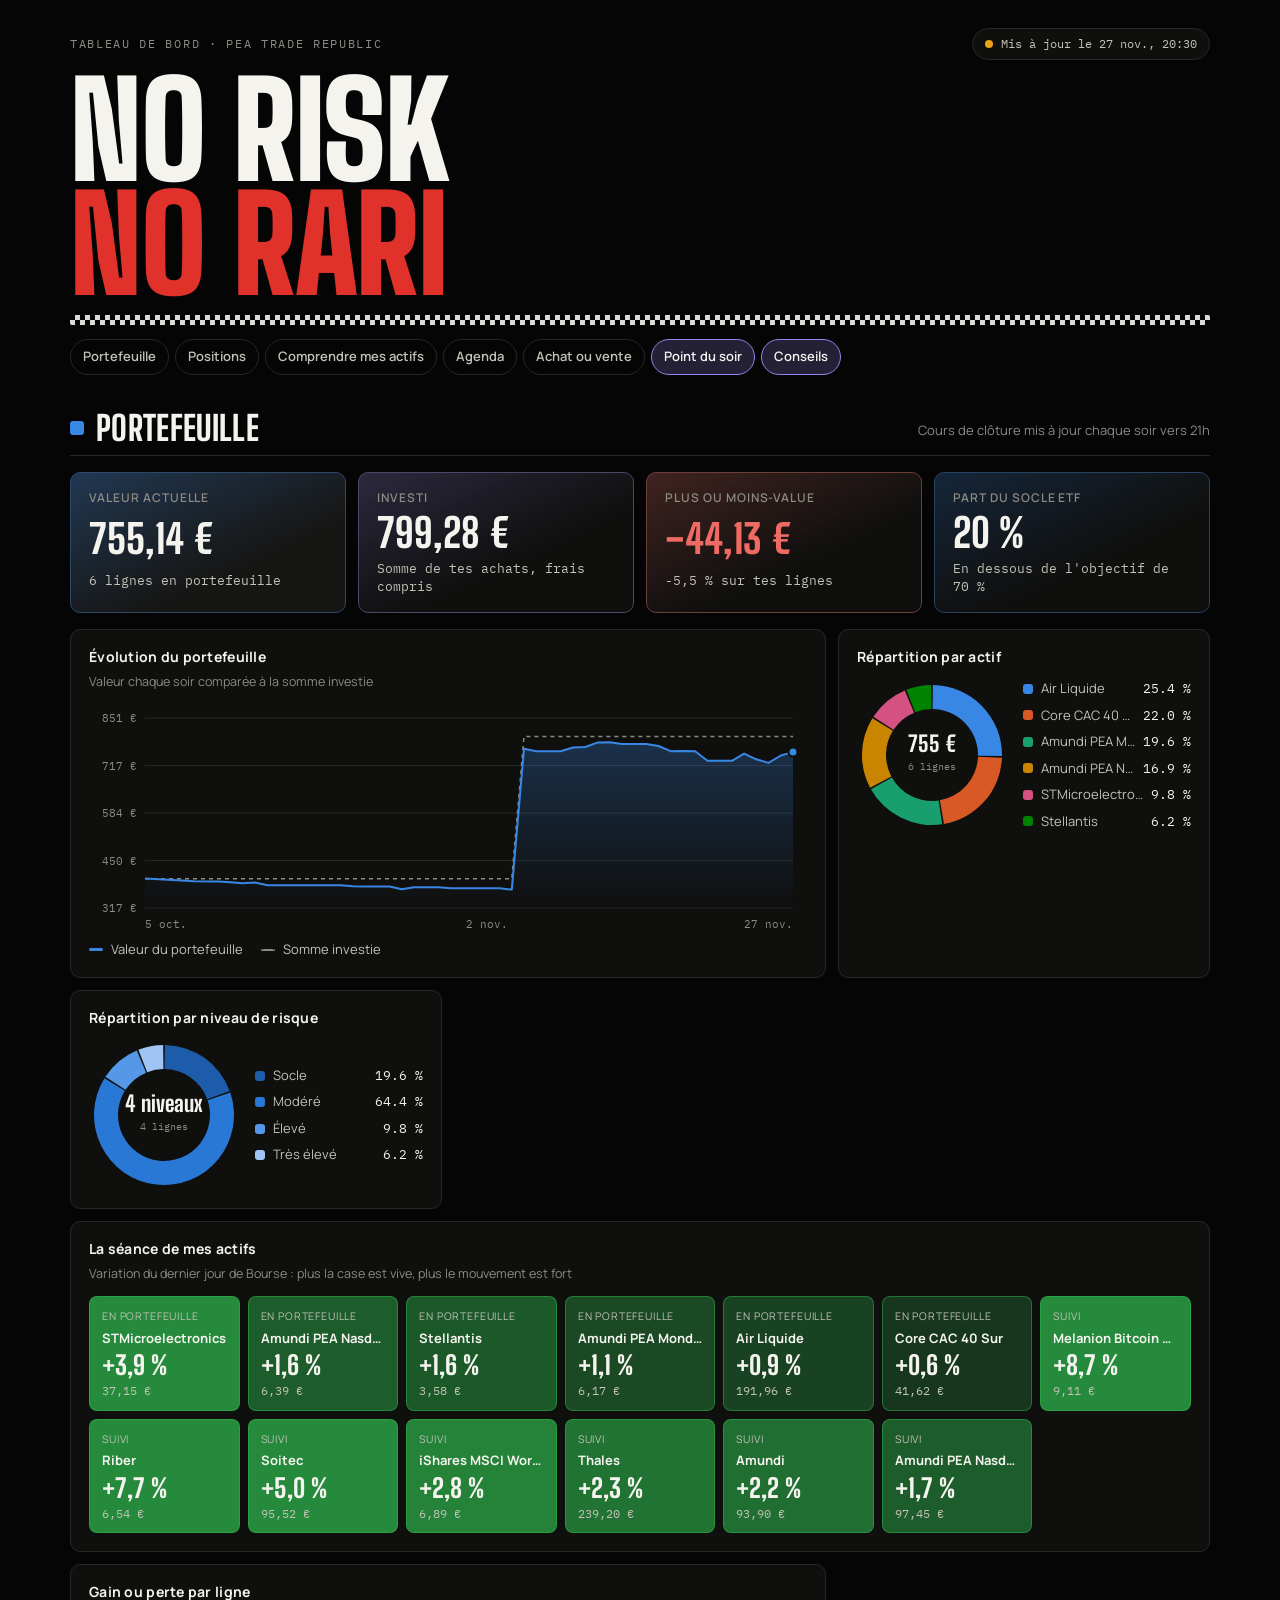
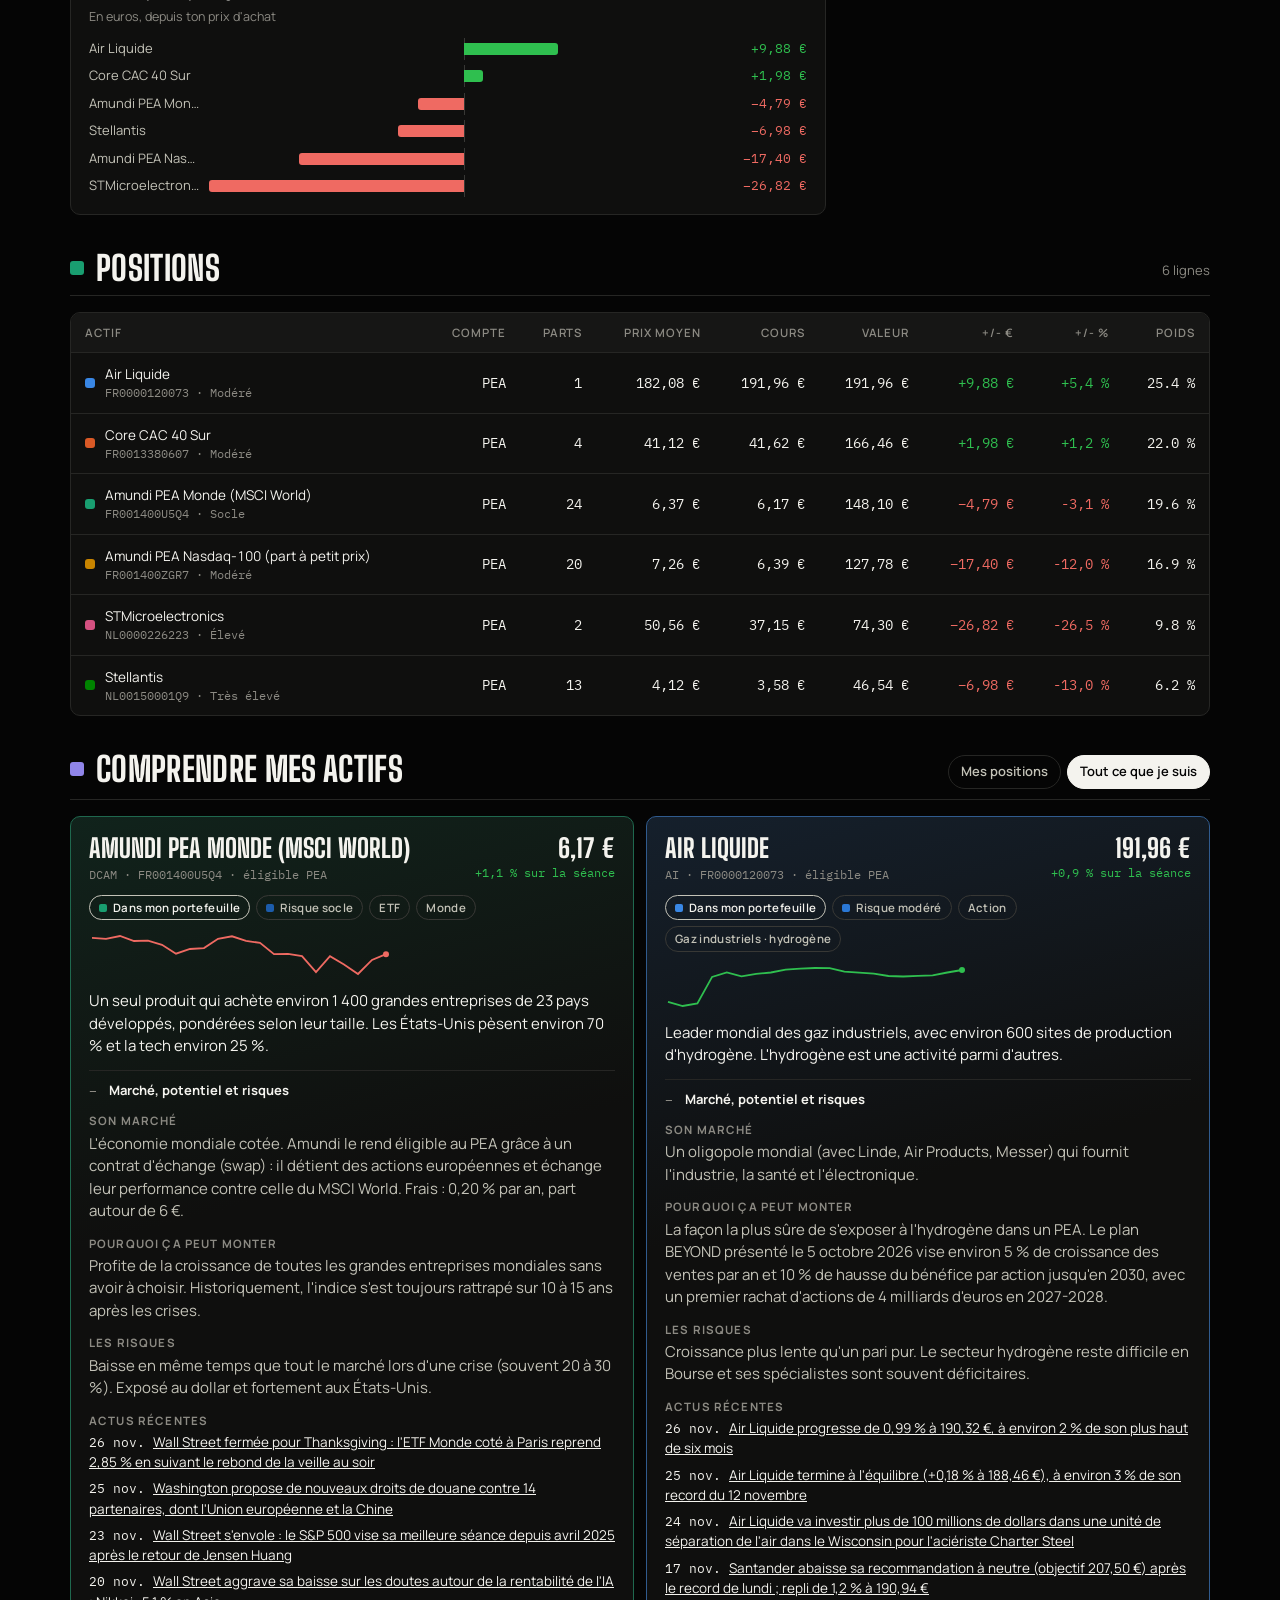
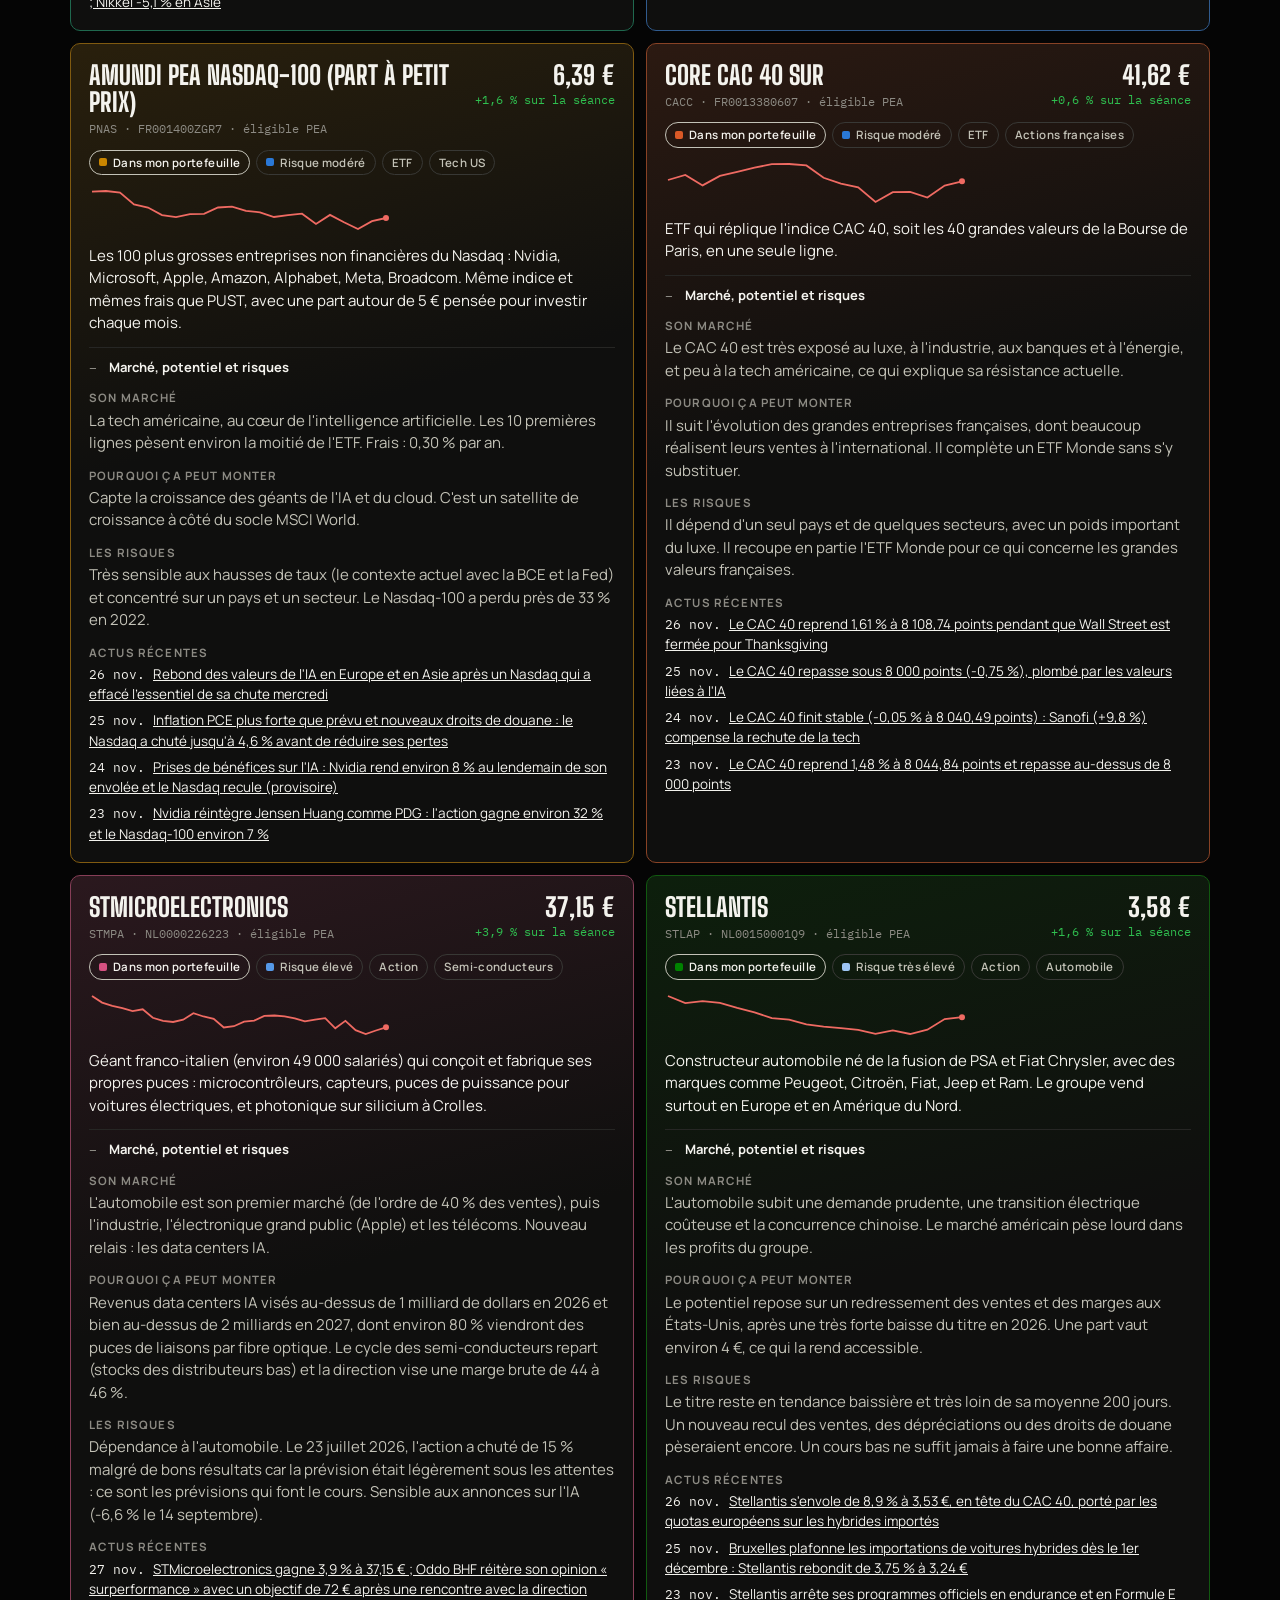
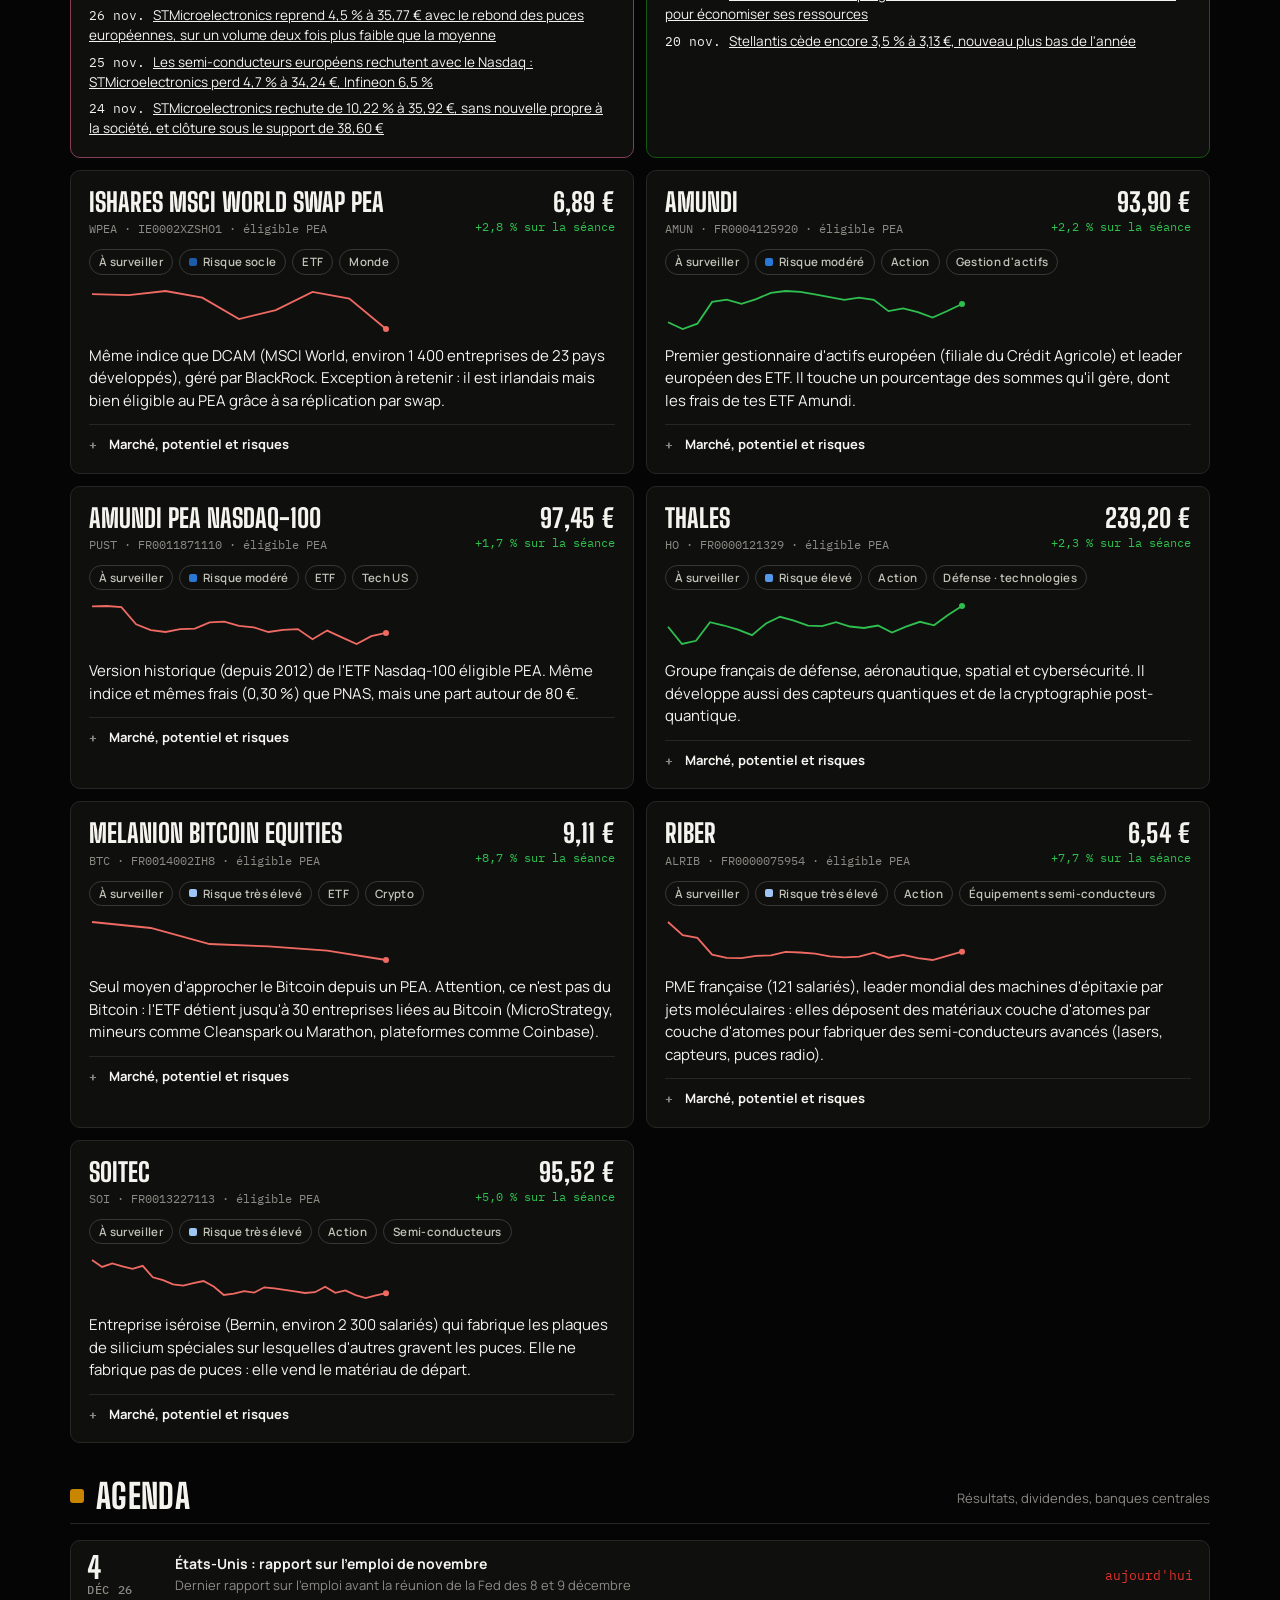
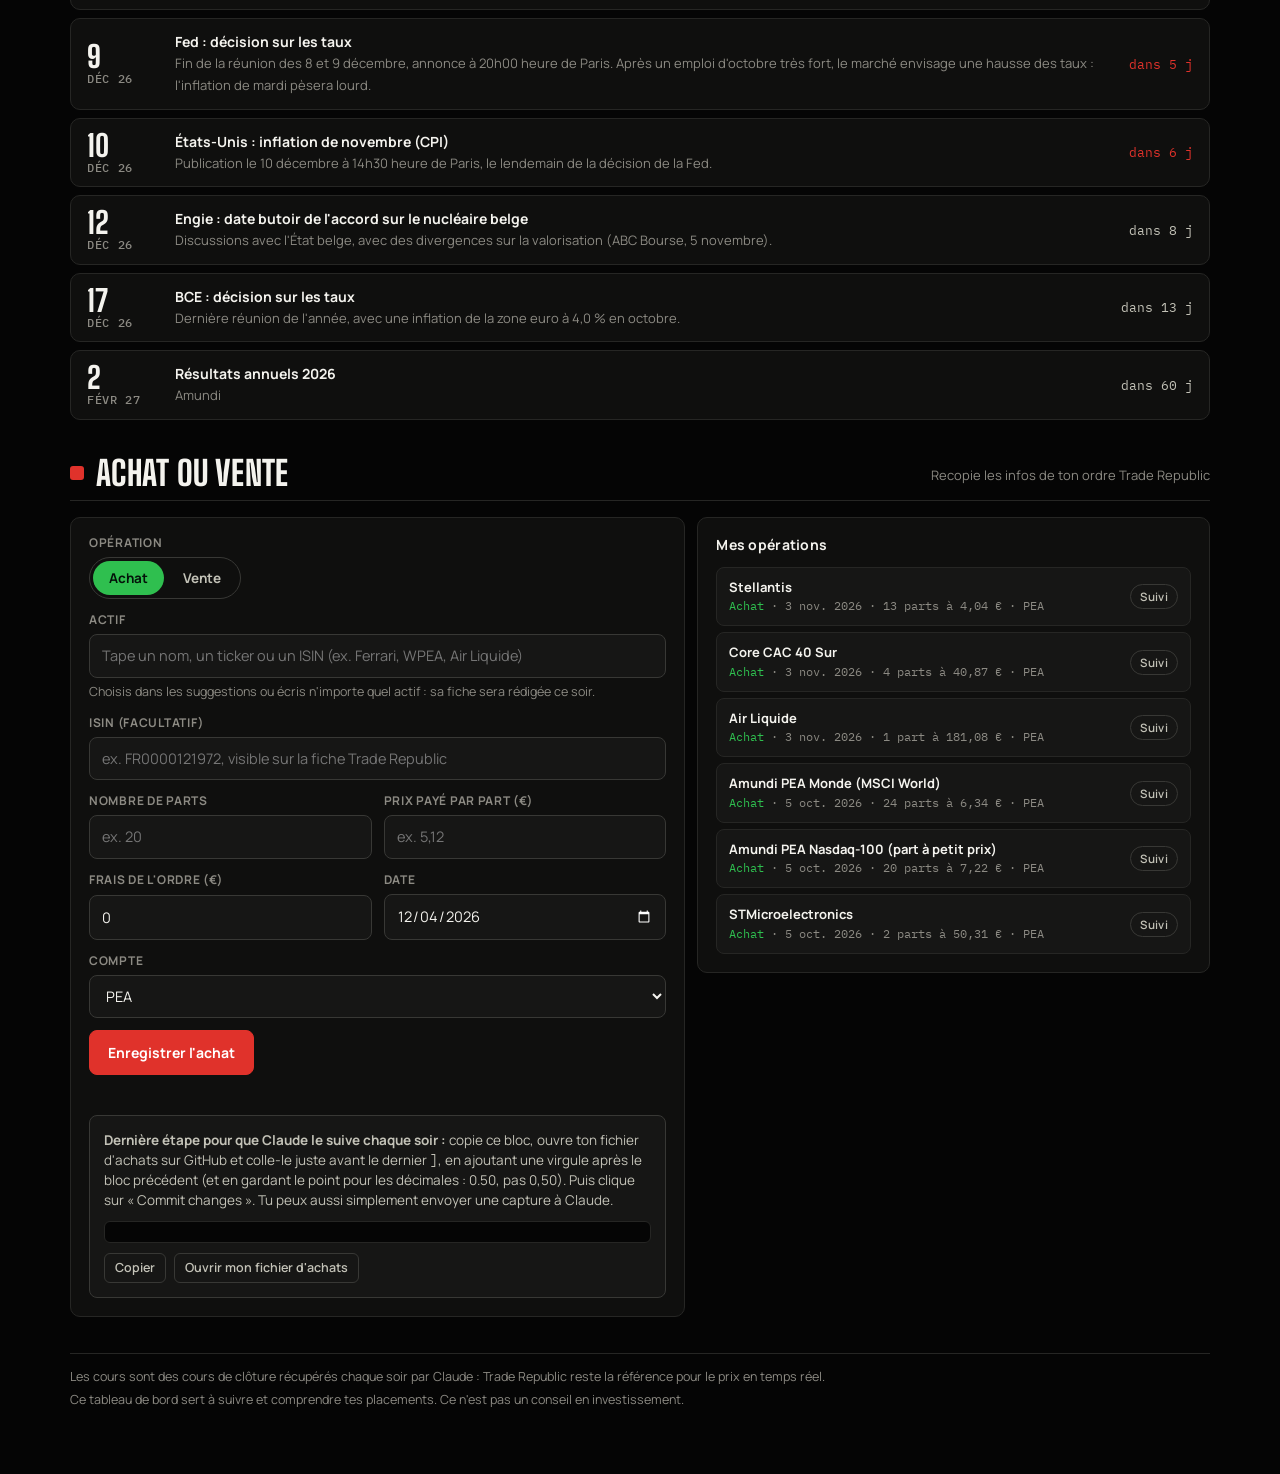
<file: index.html>
<!doctype html>
<html lang="fr">
<head>
<meta charset="utf-8">
<meta name="viewport" content="width=device-width,initial-scale=1,viewport-fit=cover">
<meta name="theme-color" content="#050505">
<meta name="apple-mobile-web-app-capable" content="yes">
<meta name="apple-mobile-web-app-title" content="No Risk No Rari">
<meta name="robots" content="noindex">
<title>No Risk No Rari</title>
<link rel="preconnect" href="https://fonts.googleapis.com">
<link rel="preconnect" href="https://fonts.gstatic.com" crossorigin>
<link rel="stylesheet" href="https://fonts.googleapis.com/css2?family=Big+Shoulders+Display:wght@600;800;900&family=Manrope:wght@400;500;600;700&family=IBM+Plex+Mono:wght@400;500;600&display=swap">
<link rel="stylesheet" href="assets/style.css">


</head>
<body>
<div class="wrap">
  <header class="top">
    <div class="topline">
      <span class="eyebrow">Tableau de bord · PEA Trade Republic</span>
      <span class="status" id="status"><span class="dot" id="statusDot"></span><span id="statusTxt">Connexion aux données…</span></span>
    </div>
    <h1 class="title"><span>No risk</span><span class="red">No rari</span></h1>
    <div class="checker" aria-hidden="true"></div>
    <nav class="tabs" aria-label="Sections">
      <a href="#portefeuille">Portefeuille</a>
      <a href="#positions">Positions</a>
      <a href="#comprendre">Comprendre mes actifs</a>
      <a href="#agenda">Agenda</a>
      <a href="#ajouter">Achat ou vente</a>
      <a class="nav-point" href="point.html">Point du soir</a>
      <a class="nav-point" href="conseils.html">Conseils</a>
    </nav>
  </header>

  <section id="portefeuille" style="--sec: var(--s1)" aria-labelledby="h-pf">
    <div class="sec-head"><h2 id="h-pf">Portefeuille</h2><span class="sec-note">Cours de clôture mis à jour chaque soir vers 21h</span></div>
    <div class="kpis">
      <div class="kpi hero" style="--k: var(--s1)"><span class="lab">Valeur actuelle</span><span class="val" id="kValeur">—</span><span class="sub" id="kValeurSub">Ajoute ton premier achat</span></div>
      <div class="kpi" style="--k: var(--s7)"><span class="lab">Investi</span><span class="val" id="kInvesti">—</span><span class="sub" id="kInvestiSub">Somme de tes achats, frais compris</span></div>
      <div class="kpi" id="kPvTile" style="--k: var(--muted)"><span class="lab">Plus ou moins-value</span><span class="val" id="kPv">—</span><span class="sub" id="kPvSub">Depuis tes achats</span></div>
      <div class="kpi" style="--k: var(--r2)"><span class="lab">Part du socle ETF</span><span class="val" id="kSocle">—</span><span class="sub" id="kSocleSub">Objectif conseillé : 70 % ou plus</span></div>
    </div>
    <div class="grid-charts">
      <div class="panel wide">
        <h3>Évolution du portefeuille</h3>
        <p class="hint">Valeur chaque soir comparée à la somme investie</p>
        <div class="chart" id="lineChart"></div>
      </div>
      <div class="panel">
        <h3>Répartition par actif</h3>
        <div id="donutAssets"></div>
      </div>
      <div class="panel">
        <h3>Répartition par niveau de risque</h3>
        <div id="donutRisk"></div>
      </div>
      <div class="panel full">
        <h3>La séance de mes actifs</h3>
        <p class="hint">Variation du dernier jour de Bourse : plus la case est vive, plus le mouvement est fort</p>
        <div class="heat" id="heat"></div>
      </div>
      <div class="panel wide">
        <h3>Gain ou perte par ligne</h3>
        <p class="hint">En euros, depuis ton prix d'achat</p>
        <div id="pvBars"></div>
      </div>
    </div>
  </section>

  <section id="positions" style="--sec: var(--s3)" aria-labelledby="h-pos">
    <div class="sec-head"><h2 id="h-pos">Positions</h2><span class="sec-note" id="posNote"></span></div>
    <div id="posTable"></div>
  </section>

  <section id="comprendre" style="--sec: var(--s7)" aria-labelledby="h-fi">
    <div class="sec-head"><h2 id="h-fi">Comprendre mes actifs</h2>
      <div class="filters" role="group" aria-label="Filtrer les fiches">
        <button type="button" id="fHeld" aria-pressed="false">Mes positions</button>
        <button type="button" id="fAll" aria-pressed="true">Tout ce que je suis</button>
      </div>
    </div>
    <div class="fiches" id="fiches"></div>
  </section>

  <section id="agenda" style="--sec: var(--s4)" aria-labelledby="h-ag">
    <div class="sec-head"><h2 id="h-ag">Agenda</h2><span class="sec-note">Résultats, dividendes, banques centrales</span></div>
    <ul class="agenda" id="agendaList"></ul>
  </section>

  <section id="ajouter" style="--sec: var(--accent)" aria-labelledby="h-add">
    <div class="sec-head"><h2 id="h-add">Achat ou vente</h2><span class="sec-note">Recopie les infos de ton ordre Trade Republic</span></div>
    <div class="add-grid">
      <div class="panel">
        <form id="buyForm" novalidate>
          <div class="fields">
            <div class="field full">
              <span class="lab-s" id="sensLab">Opération</span>
              <div class="seg" role="group" aria-labelledby="sensLab">
                <button type="button" id="sAchat" aria-pressed="true">Achat</button>
                <button type="button" id="sVente" aria-pressed="false">Vente</button>
              </div>
            </div>
            <div class="field full">
              <label for="fAsset">Actif</label>
              <input id="fAsset" type="text" list="assetList" placeholder="Tape un nom, un ticker ou un ISIN (ex. Ferrari, WPEA, Air Liquide)" autocomplete="off">
              <datalist id="assetList"></datalist>
              <span class="hint-s" id="assetHint">Choisis dans les suggestions ou écris n'importe quel actif : sa fiche sera rédigée ce soir.</span>
            </div>
            <div class="field full">
              <label for="fIsin">ISIN (facultatif)</label>
              <input id="fIsin" type="text" placeholder="ex. FR0000121972, visible sur la fiche Trade Republic" autocomplete="off">
            </div>
            <div class="field">
              <label for="fQte">Nombre de parts</label>
              <input id="fQte" type="number" inputmode="decimal" min="0" step="any" placeholder="ex. 20">
            </div>
            <div class="field">
              <label for="fPrix" id="prixLab">Prix payé par part (€)</label>
              <input id="fPrix" type="number" inputmode="decimal" min="0" step="any" placeholder="ex. 5,12">
            </div>
            <div class="field">
              <label for="fFrais">Frais de l'ordre (€)</label>
              <input id="fFrais" type="number" inputmode="decimal" min="0" step="any" value="0">
            </div>
            <div class="field">
              <label for="fDate">Date</label>
              <input id="fDate" type="date">
            </div>
            <div class="field full">
              <label for="fCompte">Compte</label>
              <select id="fCompte"><option value="PEA">PEA</option><option value="CTO">Compte-titres (CTO)</option></select>
            </div>
          </div>
          <button class="btn" id="fSubmit" type="submit">Enregistrer l'achat</button>
          <div class="form-msg" id="formMsg" role="status"></div>
          <div class="export" id="exportBox" hidden>
            <p><strong>Dernière étape pour que Claude le suive chaque soir :</strong> copie ce bloc, ouvre ton fichier d'achats sur GitHub et colle-le juste avant le dernier <code>]</code>, en ajoutant une virgule après le bloc précédent (et en gardant le point pour les décimales : 0.50, pas 0,50). Puis clique sur « Commit changes ». Tu peux aussi simplement envoyer une capture à Claude.</p>
            <pre id="exportCode"></pre>
            <div class="export-acts"><button type="button" class="btn-ghost" id="copyBtn">Copier</button><a class="btn-ghost" href="https://github.com/corentin190105-coder/no-risk-no-rari/edit/main/data/achats.json" target="_blank" rel="noopener">Ouvrir mon fichier d'achats</a></div>
          </div>
        </form>
      </div>
      <div class="panel">
        <h3>Mes opérations</h3>
        <ul class="achats" id="achatsList"></ul>
      </div>
    </div>
  </section>

  <footer class="foot">
    <span>Les cours sont des cours de clôture récupérés chaque soir par Claude : Trade Republic reste la référence pour le prix en temps réel.</span>
    <span>Ce tableau de bord sert à suivre et comprendre tes placements. Ce n'est pas un conseil en investissement.</span>
  </footer>
</div>

<script>
(() => {
  const RISKS = ["Socle", "Modéré", "Élevé", "Très élevé"];
  const RISK_VARS = ["--r1", "--r2", "--r3", "--r4"];
  const SERIES = ["--s1", "--s2", "--s3", "--s4", "--s5", "--s6", "--s7", "--s8"];
  const css = (v) => getComputedStyle(document.documentElement).getPropertyValue(v).trim();
  const eur = new Intl.NumberFormat("fr-FR", { style: "currency", currency: "EUR" });
  const eur0 = new Intl.NumberFormat("fr-FR", { style: "currency", currency: "EUR", maximumFractionDigits: 0 });
  const num = new Intl.NumberFormat("fr-FR", { maximumFractionDigits: 4 });
  const pct = (x) => (x >= 0 ? "+" : "") + x.toLocaleString("fr-FR", { minimumFractionDigits: 1, maximumFractionDigits: 1 }) + " %";
  const signEur = (x) => (x >= 0 ? "+" : "−") + eur.format(Math.abs(x));
  const esc = (s) => String(s ?? "").replace(/[&<>"']/g, (c) => ({ "&": "&amp;", "<": "&lt;", ">": "&gt;", '"': "&quot;", "'": "&#39;" }[c]));
  const $ = (id) => document.getElementById(id);
  const todayISO = () => new Date(Date.now() - new Date().getTimezoneOffset() * 60000).toISOString().slice(0, 10);
  const fmtDate = (d, opts = { day: "numeric", month: "short", year: "numeric" }) => {
    if (!d) return "";
    const dt = new Date(d.length <= 10 ? d + "T12:00:00" : d);
    return isNaN(dt) ? esc(d) : dt.toLocaleDateString("fr-FR", opts);
  };

  /* Catalogue of common PEA-eligible names to speed up typing. ISINs are left to the nightly update when not listed here. */
  const CATALOGUE = [
    ["Amundi PEA Monde (MSCI World)", "DCAM", "FR001400U5Q4"], ["iShares MSCI World Swap PEA", "WPEA", "IE0002XZSHO1"], ["Amundi MSCI World Swap", "CW8", "LU1681043599"],
    ["Amundi PEA Nasdaq-100 (part à petit prix)", "PNAS", "FR001400ZGR7"], ["Amundi PEA Nasdaq-100", "PUST", "FR0011871110"],
    ["BNP Paribas Easy S&P 500", "ESE", ""], ["Amundi PEA S&P 500", "PE500", ""], ["Amundi CAC 40", "CACC", ""], ["Amundi PEA Emerging Markets", "PAEEM", "FR0013412020"],
    ["Amundi Stoxx Europe 600", "", ""], ["Amundi Euro Stoxx 50", "", ""], ["Amundi Stoxx Europe Defense", "", ""], ["Melanion Bitcoin Equities", "BTC", "FR0014002IH8"],
    ["Accor", "AC", ""], ["Air Liquide", "AI", "FR0000120073"], ["Airbus", "AIR", ""], ["ArcelorMittal", "MT", ""], ["AXA", "CS", ""], ["BNP Paribas", "BNP", ""],
    ["Bouygues", "EN", ""], ["Bureau Veritas", "BVI", ""], ["Capgemini", "CAP", ""], ["Carrefour", "CA", ""], ["Crédit Agricole", "ACA", ""], ["Danone", "BN", ""],
    ["Dassault Aviation", "AM", ""], ["Dassault Systèmes", "DSY", ""], ["Engie", "ENGI", ""], ["EssilorLuxottica", "EL", ""], ["Eurofins Scientific", "ERF", ""],
    ["Hermès", "RMS", ""], ["Kering", "KER", ""], ["Legrand", "LR", ""], ["L'Oréal", "OR", ""], ["LVMH", "MC", ""], ["Michelin", "ML", ""], ["Orange", "ORA", ""],
    ["Pernod Ricard", "RI", ""], ["Publicis", "PUB", ""], ["Renault", "RNO", ""], ["Safran", "SAF", ""], ["Saint-Gobain", "SGO", ""], ["Sanofi", "SAN", ""],
    ["Schneider Electric", "SU", ""], ["Société Générale", "GLE", ""], ["Stellantis", "STLAP", ""], ["STMicroelectronics", "STMPA", "NL0000226223"],
    ["Thales", "HO", "FR0000121329"], ["TotalEnergies", "TTE", ""], ["Unibail-Rodamco-Westfield", "URW", ""], ["Veolia", "VIE", ""], ["Vinci", "DG", ""],
    ["Amundi", "AMUN", "FR0004125920"], ["Soitec", "SOI", "FR0013227113"], ["Riber", "ALRIB", "FR0000075954"], ["Lhyfe", "LHYFE", ""], ["HDF Energy", "HDF", ""],
    ["Exail Technologies", "EXA", ""], ["Euronext", "ENX", ""], ["GTT", "GTT", ""], ["Rexel", "RXL", ""], ["Nexans", "NEX", ""], ["Valneva", "VLA", ""],
    ["ASML", "ASML", ""], ["BE Semiconductor (Besi)", "BESI", ""], ["Infineon", "IFX", ""], ["SAP", "SAP", ""], ["Siemens", "SIE", ""], ["Siemens Energy", "ENR", ""],
    ["Rheinmetall", "RHM", ""], ["Hensoldt", "HAG", ""], ["Leonardo", "LDO", ""], ["Saab", "SAAB-B", ""], ["Ferrari", "RACE", ""], ["Prosus", "PRX", ""],
    ["Novo Nordisk", "NOVO-B", ""], ["Nel ASA", "NEL", ""], ["Iberdrola", "IBE", ""], ["Enel", "ENEL", ""], ["Adyen", "ADYEN", ""], ["Allianz", "ALV", ""],
  ].map(([nom, ticker, isin]) => ({ nom, ticker, isin }));
  const labelOf = (o) => o.nom + (o.ticker ? " (" + o.ticker + ")" : "");

  const state = { sens: "achat", db: null, achats: [], actifs: {}, hist: [], meta: null, agenda: [], filter: "all", confirmId: null, loaded: false };

  /* ---------- Derived data ---------- */
  function ledger() {
    const map = new Map();
    let realise = 0;
    const ops = [...state.achats].sort((x, y) => String(x.date).localeCompare(String(y.date)));
    for (const a of ops) {
      const key = (a.isin || String(a.nom || "").toLowerCase()) + "|" + (a.compte || "PEA");
      const p = map.get(key) || { isin: a.isin, nom: a.nom, compte: a.compte || "PEA", qte: 0, cout: 0, realise: 0 };
      const q = Number(a.qte) || 0, px = Number(a.prix) || 0, fr = Number(a.frais) || 0;
      if (a.sens === "vente") {
        const pru = p.qte ? p.cout / p.qte : 0, qs = Math.min(q, p.qte);
        const g = qs * px - fr - pru * qs;
        p.cout -= pru * qs; p.qte -= qs; p.realise += g; realise += g;
      } else { p.qte += q; p.cout += q * px + fr; }
      if (!p.isin && a.isin) p.isin = a.isin;
      map.set(key, p);
    }
    return { map, realise };
  }
  function positions() {
    const { map } = ledger();
    const list = [...map.values()].filter((p) => p.qte > 1e-9);
    list.sort((x, y) => String(x.isin).localeCompare(String(y.isin)));
    list.forEach((p, i) => {
      const f = findFiche(p.isin, p.nom) || {};
      p.fiche = f;
      if (!p.isin && f.isin) p.isin = f.isin;
      p.nom = f.nom || p.nom || p.isin;
      p.pru = p.cout / p.qte;
      p.cours = typeof f.prix === "number" ? f.prix : null;
      p.valeur = p.cours != null ? p.cours * p.qte : p.cout;
      p.pv = p.valeur - p.cout;
      p.pvPct = p.cout ? (p.pv / p.cout) * 100 : 0;
      p.risque = RISKS.includes(f.risque) ? f.risque : "Élevé";
      p.color = i < 8 ? css(SERIES[i]) : css("--muted");
    });
    return list;
  }
  function findFiche(isin, nom) {
    if (isin && state.actifs[isin]) return state.actifs[isin];
    const n = String(nom || "").trim().toLowerCase();
    if (!n) return null;
    return Object.values(state.actifs).find((f) => String(f.nom || "").toLowerCase() === n || String(f.ticker || "").toLowerCase() === n) || null;
  }
  function colorFor(isin, pos) {
    const p = pos.find((x) => x.isin === isin);
    return p ? p.color : null;
  }

  /* ---------- Charts ---------- */
  function donut(el, items, centerLabel) {
    const total = items.reduce((s, i) => s + i.value, 0);
    if (!total) { el.innerHTML = '<div class="empty"><strong>Rien à afficher pour l\'instant</strong>Le camembert apparaît dès ton premier achat.</div>'; return; }
    const R = 70, r = 46, C = 75;
    let a0 = -Math.PI / 2;
    const gap = items.length > 1 ? 0.025 : 0;
    const paths = items.map((it, idx) => {
      const ang = (it.value / total) * Math.PI * 2;
      const s = a0 + gap / 2, e = a0 + ang - gap / 2;
      a0 += ang;
      const large = e - s > Math.PI ? 1 : 0;
      const p = (rad, t) => [C + rad * Math.cos(t), C + rad * Math.sin(t)].map((n) => n.toFixed(2)).join(" ");
      const d = ang >= Math.PI * 2 - 0.0001
        ? `M ${C} ${C - R} A ${R} ${R} 0 1 1 ${C - 0.01} ${C - R} L ${C - 0.01} ${C - r} A ${r} ${r} 0 1 0 ${C} ${C - r} Z`
        : `M ${p(R, s)} A ${R} ${R} 0 ${large} 1 ${p(R, e)} L ${p(r, e)} A ${r} ${r} 0 ${large} 0 ${p(r, s)} Z`;
      return `<path d="${d}" fill="${it.color}" data-i="${idx}" tabindex="0" role="img" aria-label="${esc(it.label)} ${((it.value / total) * 100).toFixed(1)} %"></path>`;
    }).join("");
    el.innerHTML = `<div class="donut-wrap"><div class="chart"><svg viewBox="0 0 150 150" aria-hidden="false">${paths}
      <text x="75" y="72" text-anchor="middle" fill="${css("--fg")}" style="font-family:var(--font-display);font-weight:800;font-size:22px" id="${el.id}-c1">${esc(centerLabel)}</text>
      <text x="75" y="90" text-anchor="middle" fill="${css("--muted")}" style="font-family:var(--font-data);font-size:10px" id="${el.id}-c2">${items.length} ligne${items.length > 1 ? "s" : ""}</text></svg></div>
      <ul class="legend">${items.map((it, idx) => `<li data-i="${idx}"><span class="sw" style="background:${it.color}"></span><span class="nm">${esc(it.label)}</span><span class="pc">${((it.value / total) * 100).toFixed(1)} %</span></li>`).join("")}</ul></div>`;
    const c1 = el.querySelector(`#${el.id}-c1`), c2 = el.querySelector(`#${el.id}-c2`);
    const hl = (i) => {
      el.querySelectorAll("path").forEach((pth) => pth.style.opacity = i == null || pth.dataset.i == i ? 1 : .35);
      el.querySelectorAll(".legend li").forEach((li) => li.classList.toggle("hl", li.dataset.i == i));
      if (i == null) { c1.textContent = centerLabel; c2.textContent = `${items.length} ligne${items.length > 1 ? "s" : ""}`; }
      else { c1.textContent = ((items[i].value / total) * 100).toFixed(1) + " %"; c2.textContent = eur0.format(items[i].value); }
    };
    el.querySelectorAll("path, .legend li").forEach((n) => {
      n.addEventListener("mouseenter", () => hl(n.dataset.i));
      n.addEventListener("focus", () => hl(n.dataset.i));
      n.addEventListener("mouseleave", () => hl(null));
      n.addEventListener("blur", () => hl(null));
    });
  }

  function lineChart(el, points) {
    if (points.length < 2) {
      el.innerHTML = `<div class="empty"><strong>La courbe se construit soir après soir</strong>Chaque soir vers 21h, Claude enregistre la valeur de ton portefeuille. Il faut au moins deux soirs de données pour tracer la courbe.${points.length === 1 ? `<span>Premier point : ${eur.format(points[0].valeur)} le ${fmtDate(points[0].d)}.</span>` : ""}</div>`;
      return;
    }
    const W = Math.max(320, el.clientWidth || 640), H = 230, padL = 56, padR = 14, padT = 14, padB = 26;
    const xs = points.map((p) => new Date(p.d + "T12:00:00").getTime());
    const vals = points.flatMap((p) => [p.valeur, p.investi ?? p.valeur]);
    let lo = Math.min(...vals), hi = Math.max(...vals);
    const span = hi - lo || hi * 0.1 || 10; lo -= span * 0.12; hi += span * 0.12; if (lo < 0) lo = 0;
    const x = (t) => padL + ((t - xs[0]) / ((xs[xs.length - 1] - xs[0]) || 1)) * (W - padL - padR);
    const y = (v) => padT + (1 - (v - lo) / (hi - lo)) * (H - padT - padB);
    const ticks = 4, grid = [];
    for (let i = 0; i <= ticks; i++) {
      const v = lo + (i / ticks) * (hi - lo);
      grid.push(`<line class="grid-l" x1="${padL}" x2="${W - padR}" y1="${y(v).toFixed(1)}" y2="${y(v).toFixed(1)}"/><text class="axis-t" x="${padL - 8}" y="${(y(v) + 4).toFixed(1)}" text-anchor="end">${eur0.format(v)}</text>`);
    }
    const xl = [0, Math.floor((points.length - 1) / 2), points.length - 1].filter((v, i, a) => a.indexOf(v) === i)
      .map((i) => `<text class="axis-t" x="${x(xs[i]).toFixed(1)}" y="${H - 6}" text-anchor="${i === 0 ? "start" : i === points.length - 1 ? "end" : "middle"}">${fmtDate(points[i].d, { day: "numeric", month: "short" })}</text>`).join("");
    const pathV = points.map((p, i) => `${i ? "L" : "M"}${x(xs[i]).toFixed(1)} ${y(p.valeur).toFixed(1)}`).join(" ");
    const area = `${pathV} L${x(xs[xs.length - 1]).toFixed(1)} ${(H - padB).toFixed(1)} L${x(xs[0]).toFixed(1)} ${(H - padB).toFixed(1)} Z`;
    const pathI = points.map((p, i) => `${i ? "L" : "M"}${x(xs[i]).toFixed(1)} ${y(p.investi ?? p.valeur).toFixed(1)}`).join(" ");
    const last = points[points.length - 1];
    const blue = css("--s1");
    el.innerHTML = `<svg viewBox="0 0 ${W} ${H}" role="img" aria-label="Évolution de la valeur du portefeuille">
      <defs><linearGradient id="gv" x1="0" y1="0" x2="0" y2="1"><stop offset="0" stop-color="${blue}" stop-opacity=".28"/><stop offset="1" stop-color="${blue}" stop-opacity="0"/></linearGradient></defs>
      ${grid.join("")}${xl}
      <path d="${area}" fill="url(#gv)"/>
      <path d="${pathI}" fill="none" stroke="${css("--muted")}" stroke-width="1.5" stroke-dasharray="4 4"/>
      <path d="${pathV}" fill="none" stroke="${blue}" stroke-width="2" stroke-linejoin="round"/>
      <circle cx="${x(xs[xs.length - 1]).toFixed(1)}" cy="${y(last.valeur).toFixed(1)}" r="4.5" fill="${blue}" stroke="${css("--surface")}" stroke-width="2"/>
      <line id="lc-x" class="grid-l" y1="${padT}" y2="${H - padB}" x1="0" x2="0" stroke="${css("--line-strong")}" visibility="hidden"/>
      <circle id="lc-d" r="4" fill="${blue}" stroke="${css("--surface")}" stroke-width="2" visibility="hidden"/>
      <rect x="${padL}" y="${padT}" width="${W - padL - padR}" height="${H - padT - padB}" fill="transparent" id="lc-hit"/>
    </svg>
    <div class="tip" id="lc-tip" hidden></div>
    <ul class="legend" style="grid-template-columns:repeat(2,max-content);gap:6px 18px;margin-top:6px">
      <li style="grid-template-columns:14px auto"><span class="sw" style="background:${blue};height:3px;width:14px"></span><span class="nm">Valeur du portefeuille</span></li>
      <li style="grid-template-columns:14px auto"><span class="sw" style="background:none;border-top:2px dashed ${css("--muted")};height:0;width:14px"></span><span class="nm">Somme investie</span></li>
    </ul>`;
    const svg = el.querySelector("svg"), hit = el.querySelector("#lc-hit"), tip = el.querySelector("#lc-tip"), lx = el.querySelector("#lc-x"), ld = el.querySelector("#lc-d");
    hit.addEventListener("mousemove", (ev) => {
      const r = svg.getBoundingClientRect(), sx = ((ev.clientX - r.left) / r.width) * W;
      let best = 0; xs.forEach((t, i) => { if (Math.abs(x(t) - sx) < Math.abs(x(xs[best]) - sx)) best = i; });
      const p = points[best], px = x(xs[best]), py = y(p.valeur);
      lx.setAttribute("x1", px); lx.setAttribute("x2", px); lx.setAttribute("visibility", "visible");
      ld.setAttribute("cx", px); ld.setAttribute("cy", py); ld.setAttribute("visibility", "visible");
      const inv = p.investi ?? p.valeur, d = p.valeur - inv;
      tip.innerHTML = `<b>${fmtDate(p.d)}</b><br>Valeur ${eur.format(p.valeur)}<br>Investi ${eur.format(inv)}<br><span class="${d >= 0 ? "up" : "down"}">${signEur(d)}</span>`;
      tip.style.left = (px / W) * r.width + "px"; tip.style.top = (py / H) * r.height + "px"; tip.hidden = false;
    });
    hit.addEventListener("mouseleave", () => { tip.hidden = true; lx.setAttribute("visibility", "hidden"); ld.setAttribute("visibility", "hidden"); });
  }

  function sparkline(hist) {
    if (!Array.isArray(hist) || hist.length < 2) return "";
    const W = 300, H = 46, vals = hist.map((h) => h.p);
    const lo = Math.min(...vals), hi = Math.max(...vals), sp = hi - lo || 1;
    const pts = hist.map((h, i) => [(i / (hist.length - 1)) * (W - 6) + 3, 4 + (1 - (h.p - lo) / sp) * (H - 8)]);
    const up = vals[vals.length - 1] >= vals[0];
    const col = up ? css("--good") : css("--bad");
    const d = pts.map((p, i) => (i ? "L" : "M") + p[0].toFixed(1) + " " + p[1].toFixed(1)).join(" ");
    const l = pts[pts.length - 1];
    return `<svg class="spark" viewBox="0 0 ${W} ${H}" preserveAspectRatio="none" role="img" aria-label="Cours sur ${hist.length} séances, ${up ? "en hausse" : "en baisse"}"><path d="${d}" fill="none" stroke="${col}" stroke-width="1.8" vector-effect="non-scaling-stroke"/><circle cx="${l[0]}" cy="${l[1]}" r="3" fill="${col}"/></svg>`;
  }

  /* ---------- Renderers ---------- */
  function renderKpis(pos) {
    const val = pos.reduce((s, p) => s + p.valeur, 0), cout = pos.reduce((s, p) => s + p.cout, 0), pv = val - cout;
    const socle = pos.filter((p) => p.risque === "Socle").reduce((s, p) => s + p.valeur, 0);
    if (!pos.length) {
      ["kValeur", "kInvesti", "kPv", "kSocle"].forEach((k) => $(k).textContent = "—");
      $("kValeurSub").textContent = "Ajoute ton premier achat en bas de page";
      $("kPvSub").textContent = "Depuis tes achats"; $("kPv").className = "val";
      return;
    }
    $("kValeur").textContent = eur.format(val);
    const missing = pos.filter((p) => p.cours == null).length;
    $("kValeurSub").textContent = missing ? `${missing} ligne${missing > 1 ? "s" : ""} au prix d'achat en attendant le cours de 21h` : `${pos.length} ligne${pos.length > 1 ? "s" : ""} en portefeuille`;
    $("kInvesti").textContent = eur.format(cout);
    $("kPv").textContent = signEur(pv); $("kPv").className = "val " + (pv >= 0 ? "up" : "down");
    $("kPvTile").style.setProperty("--k", pv >= 0 ? "var(--good)" : "var(--bad)");
    const real = ledger().realise;
    $("kPvSub").textContent = pct(cout ? (pv / cout) * 100 : 0) + " sur tes lignes" + (Math.abs(real) > 0.004 ? " · ventes " + signEur(real) : "");
    const sp = val ? (socle / val) * 100 : 0;
    $("kSocle").textContent = Math.round(sp) + " %";
    $("kSocleSub").textContent = sp >= 70 ? "Dans l'objectif : 70 % ou plus" : "En dessous de l'objectif de 70 %";
  }

  function renderCharts(pos) {
    lineChart($("lineChart"), state.hist);
    const byAsset = pos.map((p) => ({ label: p.nom, value: p.valeur, color: p.color }));
    donut($("donutAssets"), byAsset, pos.length ? eur0.format(pos.reduce((s, p) => s + p.valeur, 0)) : "");
    const byRisk = RISKS.map((r, i) => ({ label: r, value: pos.filter((p) => p.risque === r).reduce((s, p) => s + p.valeur, 0), color: css(RISK_VARS[i]) })).filter((x) => x.value > 0);
    donut($("donutRisk"), byRisk, pos.length ? byRisk.length + " niveau" + (byRisk.length > 1 ? "x" : "") : "");
    const el = $("pvBars");
    if (!pos.length) { el.innerHTML = '<div class="empty"><strong>Aucune ligne pour l\'instant</strong>Tes gains et pertes par actif s\'afficheront ici.</div>'; return; }
    const max = Math.max(...pos.map((p) => Math.abs(p.pv)), 1);
    el.innerHTML = `<div class="bars">${[...pos].sort((a, b) => b.pv - a.pv).map((p) => {
      const w = (Math.abs(p.pv) / max) * 50;
      return `<div class="bar-row" title="${esc(p.nom)} : ${signEur(p.pv)} (${pct(p.pvPct)})"><span class="nm">${esc(p.nom)}</span><div class="bar-track"><div class="bar ${p.pv >= 0 ? "pos" : "neg"}" style="width:${w.toFixed(2)}%"></div></div><span class="v ${p.pv >= 0 ? "up" : "down"}">${signEur(p.pv)}</span></div>`;
    }).join("")}</div>`;
  }

  function renderHeat(pos) {
    const el = $("heat");
    const held = new Set(pos.map((p) => p.isin));
    const list = Object.values(state.actifs).filter((f) => typeof f.variationJour === "number")
      .sort((a, b) => (held.has(b.isin) - held.has(a.isin)) || b.variationJour - a.variationJour);
    if (!list.length) { el.innerHTML = '<div class="empty" style="grid-column:1/-1"><strong>Les couleurs arrivent ce soir</strong>Après la mise à jour de 21h, chaque actif s\'affichera ici en vert ou en rouge selon sa séance.</div>'; return; }
    const g = css("--good"), b = css("--bad"), sf = css("--surface");
    el.innerHTML = list.map((f) => {
      const v = f.variationJour, k = Math.min(Math.abs(v) / 3, 1), c = v >= 0 ? g : b;
      const bg = `color-mix(in srgb, ${c} ${Math.round(12 + k * 58)}%, ${sf})`;
      return `<div class="tile" style="background:${bg};border-color:color-mix(in srgb, ${c} 45%, transparent)" title="${esc(f.nom)} : ${pct(v)}">
        <span class="tag">${held.has(f.isin) ? "En portefeuille" : "Suivi"}</span>
        <span class="tn">${esc(f.nom)}</span><span class="tv">${pct(v)}</span>
        <span class="tp">${typeof f.prix === "number" ? eur.format(f.prix) : ""}</span></div>`;
    }).join("");
  }

  function renderTable(pos) {
    const el = $("posTable");
    if (!pos.length) { el.innerHTML = '<div class="empty"><strong>Aucune position enregistrée</strong>Utilise le formulaire « Ajouter un achat » en bas de page, ou envoie une capture de ton portefeuille à Claude.</div>'; $("posNote").textContent = ""; return; }
    const total = pos.reduce((s, p) => s + p.valeur, 0);
    $("posNote").textContent = `${pos.length} ligne${pos.length > 1 ? "s" : ""}`;
    el.innerHTML = `<div class="table-scroll"><table><thead><tr><th>Actif</th><th>Compte</th><th>Parts</th><th>Prix moyen</th><th>Cours</th><th>Valeur</th><th>+/- €</th><th>+/- %</th><th>Poids</th></tr></thead><tbody>${pos.map((p) => `
      <tr><td><div class="asset-cell"><span class="sw" style="background:${p.color}"></span><div>${esc(p.nom)}<small>${esc(p.isin || "")} · ${esc(p.risque)}</small></div></div></td>
      <td>${esc(p.compte)}</td><td>${num.format(p.qte)}</td><td>${eur.format(p.pru)}</td>
      <td>${p.cours != null ? eur.format(p.cours) : '<span class="pending">en attente</span>'}</td>
      <td>${eur.format(p.valeur)}</td><td class="${p.pv >= 0 ? "up" : "down"}">${signEur(p.pv)}</td><td class="${p.pv >= 0 ? "up" : "down"}">${pct(p.pvPct)}</td>
      <td>${total ? ((p.valeur / total) * 100).toFixed(1) : "0"} %</td></tr>`).join("")}</tbody></table></div>`;
  }

  function renderFiches(pos) {
    const held = new Set(pos.map((p) => p.isin));
    let list = Object.values(state.actifs);
    if (state.filter === "held") list = list.filter((f) => held.has(f.isin));
    list.sort((a, b) => (held.has(b.isin) - held.has(a.isin)) || RISKS.indexOf(a.risque) - RISKS.indexOf(b.risque) || String(a.nom).localeCompare(String(b.nom)));
    const el = $("fiches");
    if (!list.length) {
      el.innerHTML = `<div class="empty" style="grid-column:1/-1"><strong>${state.filter === "held" ? "Aucune fiche pour tes positions" : "Les fiches arrivent"}</strong>${state.filter === "held" ? "Ajoute un achat : sa fiche explicative sera rédigée lors de la mise à jour du soir." : "Chaque actif que tu suis aura sa fiche : ce que fait l'entreprise, son marché, ses risques et ses prochains rendez-vous."}</div>`;
      return;
    }
    el.innerHTML = list.map((f) => {
      const isHeld = held.has(f.isin);
      const col = colorFor(f.isin, pos);
      const varj = typeof f.variationJour === "number" ? `<span class="d ${f.variationJour >= 0 ? "up" : "down"}">${pct(f.variationJour)} sur la séance</span>` : (f.prixDate ? `<span class="d" style="color:var(--muted)">au ${fmtDate(f.prixDate, { day: "numeric", month: "short" })}</span>` : "");
      const rdv = (f.rendezvous || []).filter((r) => !r.date || r.date >= todayISO()).slice(0, 4);
      const actus = (f.actus || []).slice(0, 4);
      return `<article class="fiche${isHeld && col ? " is-held" : ""}" style="${col ? "--fc:" + col : ""}">
        <div class="fiche-head"><div><h3>${esc(f.nom)}</h3><div class="ids">${esc(f.ticker || "")}${f.ticker ? " · " : ""}${esc(f.isin || "")}${f.pea === false ? " · non éligible PEA" : f.pea ? " · éligible PEA" : ""}</div></div>
          <div class="price">${typeof f.prix === "number" ? `<div class="p">${eur.format(f.prix)}</div>${varj}` : '<div class="d" style="color:var(--muted)">Cours au prochain<br>point de 21h</div>'}</div></div>
        <div class="chips">${isHeld ? `<span class="chip held">${col ? `<span class="sw" style="background:${col}"></span>` : ""}Dans mon portefeuille</span>` : '<span class="chip">À surveiller</span>'}<span class="chip"><span class="sw" style="background:${css(RISK_VARS[Math.max(0, RISKS.indexOf(f.risque))])}"></span>Risque ${esc((f.risque || "?").toLowerCase())}</span>${f.type ? `<span class="chip">${esc(f.type)}</span>` : ""}${f.secteur ? `<span class="chip">${esc(f.secteur)}</span>` : ""}</div>
        ${sparkline(f.historique)}
        <p class="lead">${esc(f.activite || "")}</p>
        <details ${isHeld ? "open" : ""}><summary>Marché, potentiel et risques</summary><div class="blocks">
          ${f.marche ? `<div class="blk"><h4>Son marché</h4><p>${esc(f.marche)}</p></div>` : ""}
          ${f.potentiel ? `<div class="blk"><h4>Pourquoi ça peut monter</h4><p>${esc(f.potentiel)}</p></div>` : ""}
          ${f.risques ? `<div class="blk"><h4>Les risques</h4><p>${esc(f.risques)}</p></div>` : ""}
          ${rdv.length ? `<div class="blk"><h4>Prochains rendez-vous</h4><ul class="mini-list">${rdv.map((r) => `<li><span class="dt">${fmtDate(r.date, { day: "numeric", month: "short" })}</span>${esc(r.titre)}</li>`).join("")}</ul></div>` : ""}
          ${actus.length ? `<div class="blk"><h4>Actus récentes</h4><ul class="mini-list">${actus.map((a) => `<li><span class="dt">${fmtDate(a.date, { day: "numeric", month: "short" })}</span>${a.url ? `<a href="${esc(a.url)}" target="_blank" rel="noopener">${esc(a.titre)}</a>` : esc(a.titre)}</li>`).join("")}</ul></div>` : ""}
        </div></details>
      </article>`;
    }).join("");
  }

  function renderAgenda() {
    const el = $("agendaList"), t = todayISO();
    const fromFiches = Object.values(state.actifs).flatMap((f) => (f.rendezvous || []).map((r) => ({ date: r.date, titre: r.titre, sous: f.nom })));
    const seen = new Set();
    const items = [...state.agenda.map((a) => ({ date: a.date, titre: a.titre, sous: a.detail || "" })), ...fromFiches]
      .filter((a) => a.date && a.date >= t)
      .filter((a) => { const k = a.date + a.titre; if (seen.has(k)) return false; seen.add(k); return true; })
      .sort((a, b) => a.date.localeCompare(b.date)).slice(0, 12);
    if (!items.length) { el.innerHTML = '<li style="grid-template-columns:1fr"><span class="what"><strong>Pas encore de date</strong><span>Les rendez-vous de tes actifs s\'ajoutent ici automatiquement.</span></span></li>'; return; }
    el.innerHTML = items.map((a) => {
      const d = new Date(a.date + "T12:00:00"), days = Math.round((d - new Date(t + "T12:00:00")) / 86400000);
      return `<li><div class="day">${d.getDate()}<small>${d.toLocaleDateString("fr-FR", { month: "short" }).replace(".", "")} ${String(d.getFullYear()).slice(2)}</small></div>
        <div class="what"><strong>${esc(a.titre)}</strong><span>${esc(a.sous)}</span></div>
        <span class="cd ${days <= 7 ? "soon" : ""}">${days === 0 ? "aujourd'hui" : days === 1 ? "demain" : "dans " + days + " j"}</span></li>`;
    }).join("");
  }

  function renderForm() {
    $("assetList").innerHTML = suggestions().map((o) => `<option value="${esc(labelOf(o))}">${o.isin ? esc(o.isin) : ""}</option>`).join("");
    const el = $("achatsList");
    if (!state.achats.length) { el.innerHTML = '<li style="grid-template-columns:1fr"><span class="meta">Aucun achat enregistré. Ton premier achat apparaîtra ici.</span></li>'; return; }
    el.innerHTML = [...state.achats].sort((a, b) => String(b.date).localeCompare(String(a.date))).map((a) => {
      const nom = (findFiche(a.isin, a.nom) || {}).nom || a.nom || a.isin;
      const confirming = state.confirmId === a.id;
      return `<li><div><strong>${esc(nom)}</strong><div class="meta"><span class="${a.sens === "vente" ? "down" : "up"}">${a.sens === "vente" ? "Vente" : "Achat"}</span> · ${fmtDate(a.date)} · ${num.format(a.qte)} part${a.qte > 1 ? "s" : ""} à ${eur.format(a.prix)} · ${esc(a.compte || "PEA")}</div></div>
        <div class="acts">${!a.pending ? '<span class="chip">Suivi</span>' : confirming ? `<button type="button" class="btn-ghost danger" data-del="${esc(a.id)}">Retirer</button><button type="button" class="btn-ghost" data-cancel="1">Annuler</button>` : `<span class="chip">Sur cet appareil</span><button type="button" class="btn-ghost" data-ask="${esc(a.id)}">Retirer</button>`}</div></li>`;
    }).join("");
  }

  function renderStatus() {
    const dot = $("statusDot"), txt = $("statusTxt");
    if (!state.db) return;
    const m = state.meta;
    if (!m || !m.date) { dot.className = "dot"; txt.textContent = "Première mise à jour ce soir vers 21h"; return; }
    const ageH = (Date.now() - new Date(m.date).getTime()) / 3600000;
    dot.className = "dot " + (ageH < 30 ? "live" : "stale");
    txt.textContent = "Mis à jour le " + new Date(m.date).toLocaleString("fr-FR", { day: "numeric", month: "short", hour: "2-digit", minute: "2-digit" });
  }

  function renderAll() {
    const pos = positions();
    renderStatus(); renderKpis(pos); renderCharts(pos); renderHeat(pos); renderTable(pos); renderFiches(pos); renderAgenda(); renderForm();
  }

  /* ---------- Form ---------- */
  function suggestions() {
    const seen = new Set(), out = [];
    const push = (o) => { const k = (o.isin || o.nom).toLowerCase(); if (seen.has(k)) return; seen.add(k); out.push(o); };
    Object.values(state.actifs).forEach((f) => push({ nom: f.nom, ticker: f.ticker || "", isin: f.isin || "" }));
    CATALOGUE.forEach(push);
    return out.sort((a, b) => a.nom.localeCompare(b.nom, "fr"));
  }
  function matchAsset(text) {
    const t = text.trim().toLowerCase();
    if (!t) return null;
    return suggestions().find((o) => labelOf(o).toLowerCase() === t || o.nom.toLowerCase() === t || (o.ticker && o.ticker.toLowerCase() === t) || (o.isin && o.isin.toLowerCase() === t)) || null;
  }
  $("fAsset").addEventListener("input", () => {
    const m = matchAsset($("fAsset").value), h = $("assetHint");
    if (m && m.isin) { $("fIsin").value = m.isin; h.textContent = "Actif reconnu, ISIN rempli automatiquement."; h.className = "hint-s ok"; }
    else if (m) { h.textContent = "Actif reconnu. Ajoute l'ISIN si tu l'as, sinon il sera retrouvé ce soir."; h.className = "hint-s ok"; }
    else { h.textContent = "Choisis dans les suggestions ou écris n'importe quel actif : sa fiche sera rédigée ce soir."; h.className = "hint-s"; }
  });
  $("fDate").value = todayISO();
  function setSens(v) {
    state.sens = v;
    $("sAchat").setAttribute("aria-pressed", v === "achat"); $("sVente").setAttribute("aria-pressed", v === "vente");
    $("prixLab").textContent = v === "vente" ? "Prix de vente par part (€)" : "Prix payé par part (€)";
    $("fSubmit").textContent = v === "vente" ? "Enregistrer la vente" : "Enregistrer l'achat";
    $("fSubmit").classList.toggle("sell", v === "vente");
  }
  $("sAchat").addEventListener("click", () => setSens("achat"));
  $("sVente").addEventListener("click", () => setSens("vente"));
  const msg = (t, err) => { $("formMsg").textContent = t; $("formMsg").className = "form-msg" + (err ? " err" : ""); };

  const LS = "nrnr-achats-en-attente";
  const loadPending = () => { try { return JSON.parse(localStorage.getItem(LS) || "[]"); } catch (e) { return []; } };
  const savePending = (arr) => { try { localStorage.setItem(LS, JSON.stringify(arr)); } catch (e) {} };
  const EDIT_URL = "https://github.com/corentin190105-coder/no-risk-no-rari/edit/main/data/achats.json";

  $("buyForm").addEventListener("submit", (ev) => {
    ev.preventDefault();
    const typed = $("fAsset").value.trim();
    if (!typed) return msg("Indique l'actif que tu as acheté.", true);
    const m = matchAsset(typed);
    let nom = m ? m.nom : typed;
    let isin = $("fIsin").value.trim().toUpperCase().replace(/\s+/g, "") || (m && m.isin) || "";
    if (isin && !/^[A-Z]{2}[A-Z0-9]{9}[0-9]$/.test(isin)) return msg("L'ISIN doit faire 12 caractères, comme FR0013227113. Laisse le champ vide si tu ne l'as pas.", true);
    if (!isin && /^[A-Z]{2}[A-Z0-9]{9}[0-9]$/.test(typed.toUpperCase())) { isin = typed.toUpperCase(); }
    const qte = parseFloat(String($("fQte").value).replace(",", ".")), prix = parseFloat(String($("fPrix").value).replace(",", ".")), frais = parseFloat(String($("fFrais").value || "0").replace(",", ".")) || 0;
    if (!(qte > 0)) return msg("Indique un nombre de parts supérieur à zéro.", true);
    if (!(prix > 0)) return msg("Indique le prix payé pour une part.", true);
    const date = $("fDate").value || todayISO();
    if (state.sens === "vente") {
      const held = positions().find((p) => (isin && p.isin === isin) || String(p.nom).toLowerCase() === nom.toLowerCase());
      if (!held) return msg("Tu ne détiens pas cet actif dans ton portefeuille : vérifie le nom choisi.", true);
      if (qte > held.qte + 1e-9) return msg(`Tu ne détiens que ${num.format(held.qte)} part${held.qte > 1 ? "s" : ""} de cet actif.`, true);
      if (!isin && held.isin) isin = held.isin;
      nom = held.fiche && held.fiche.nom ? held.fiche.nom : nom;
    }
    const id = (state.sens === "vente" ? "vente-" : "") + (String(isin || nom).toLowerCase().replace(/[^a-z0-9]+/g, "-").slice(0, 24) + "-" + date + "-" + Math.random().toString(36).slice(2, 6));
    const entry = { id, sens: state.sens, isin, nom, qte, prix, frais, date, compte: $("fCompte").value };
    const pend = loadPending(); pend.push(entry); savePending(pend);
    state.achats = mergeAchats();
    renderAll();
    showExport(entry);
    msg(`${state.sens === "vente" ? "Vente ajoutée" : "Achat ajouté"} sur cet appareil : ${num.format(qte)} part${qte > 1 ? "s" : ""} de ${nom}. Pour qu'il soit suivi chaque soir, enregistre-le dans ton fichier d'achats (étape ci-dessous).`);
    $("fQte").value = ""; $("fPrix").value = ""; $("fFrais").value = "0"; $("fAsset").value = ""; $("fIsin").value = "";
    $("assetHint").textContent = "Choisis dans les suggestions ou écris n'importe quel actif : sa fiche sera rédigée ce soir."; $("assetHint").className = "hint-s";
  });

  function showExport(entry) {
    const box = $("exportBox");
    const txt = JSON.stringify(entry, null, 2);
    box.hidden = false;
    $("exportCode").textContent = txt;
  }
  $("copyBtn").addEventListener("click", async () => {
    const t = $("exportCode").textContent;
    try { await navigator.clipboard.writeText(t); $("copyBtn").textContent = "Copié"; setTimeout(() => $("copyBtn").textContent = "Copier", 1500); }
    catch (e) { const r = document.createRange(); r.selectNodeContents($("exportCode")); const s = getSelection(); s.removeAllRanges(); s.addRange(r); }
  });

  $("achatsList").addEventListener("click", (ev) => {
    const b = ev.target.closest("button"); if (!b) return;
    if (b.dataset.ask) { state.confirmId = b.dataset.ask; renderForm(); return; }
    if (b.dataset.cancel) { state.confirmId = null; renderForm(); return; }
    if (b.dataset.del) {
      savePending(loadPending().filter((a) => a.id !== b.dataset.del));
      state.confirmId = null; state.achats = mergeAchats(); renderAll();
    }
  });

  $("fHeld").addEventListener("click", () => { state.filter = "held"; $("fHeld").setAttribute("aria-pressed", "true"); $("fAll").setAttribute("aria-pressed", "false"); renderFiches(positions()); });
  $("fAll").addEventListener("click", () => { state.filter = "all"; $("fAll").setAttribute("aria-pressed", "true"); $("fHeld").setAttribute("aria-pressed", "false"); renderFiches(positions()); });

  let rt; window.addEventListener("resize", () => { clearTimeout(rt); rt = setTimeout(() => lineChart($("lineChart"), state.hist), 150); });

  /* ---------- Data ---------- */
  renderAll();
  let fileAchats = [];
  function mergeAchats() {
    const ids = new Set(fileAchats.map((a) => a.id));
    const pend = loadPending().filter((a) => !ids.has(a.id));
    if (pend.length !== loadPending().length) savePending(pend);
    return [...fileAchats, ...pend.map((a) => ({ ...a, pending: true }))];
  }
  async function getJSON(path) {
    const r = await fetch(path + "?t=" + Date.now(), { cache: "no-store" });
    if (!r.ok) throw new Error(path);
    return r.json();
  }
  async function boot() {
    let achatsOk = true;
    try {
      const marche = await getJSON("data/marche.json");
      try { const a = await getJSON("data/achats.json"); fileAchats = Array.isArray(a) ? a : []; }
      catch (e) { achatsOk = false; fileAchats = []; }
      state.achats = mergeAchats();
      const m = {}; (marche.actifs || []).forEach((f) => { if (f && f.isin) m[f.isin] = f; }); state.actifs = m;
      state.agenda = marche.agenda || [];
      state.hist = [...(marche.historique || [])].sort((a, b) => String(a.d).localeCompare(String(b.d)));
      state.meta = marche.meta || null;
      state.db = true;
      renderAll();
      if (!achatsOk) {
        $("statusDot").className = "dot stale";
        $("statusTxt").textContent = "Ton fichier d'achats contient une erreur de format : vérifie les virgules et les décimales (0.76, pas 0,76)";
      }
    } catch (e) {
      $("statusDot").className = "dot stale"; $("statusTxt").textContent = "Données introuvables, recharge la page";
    }
  }
  boot();
})();
</script>
</body>
</html>
</file>
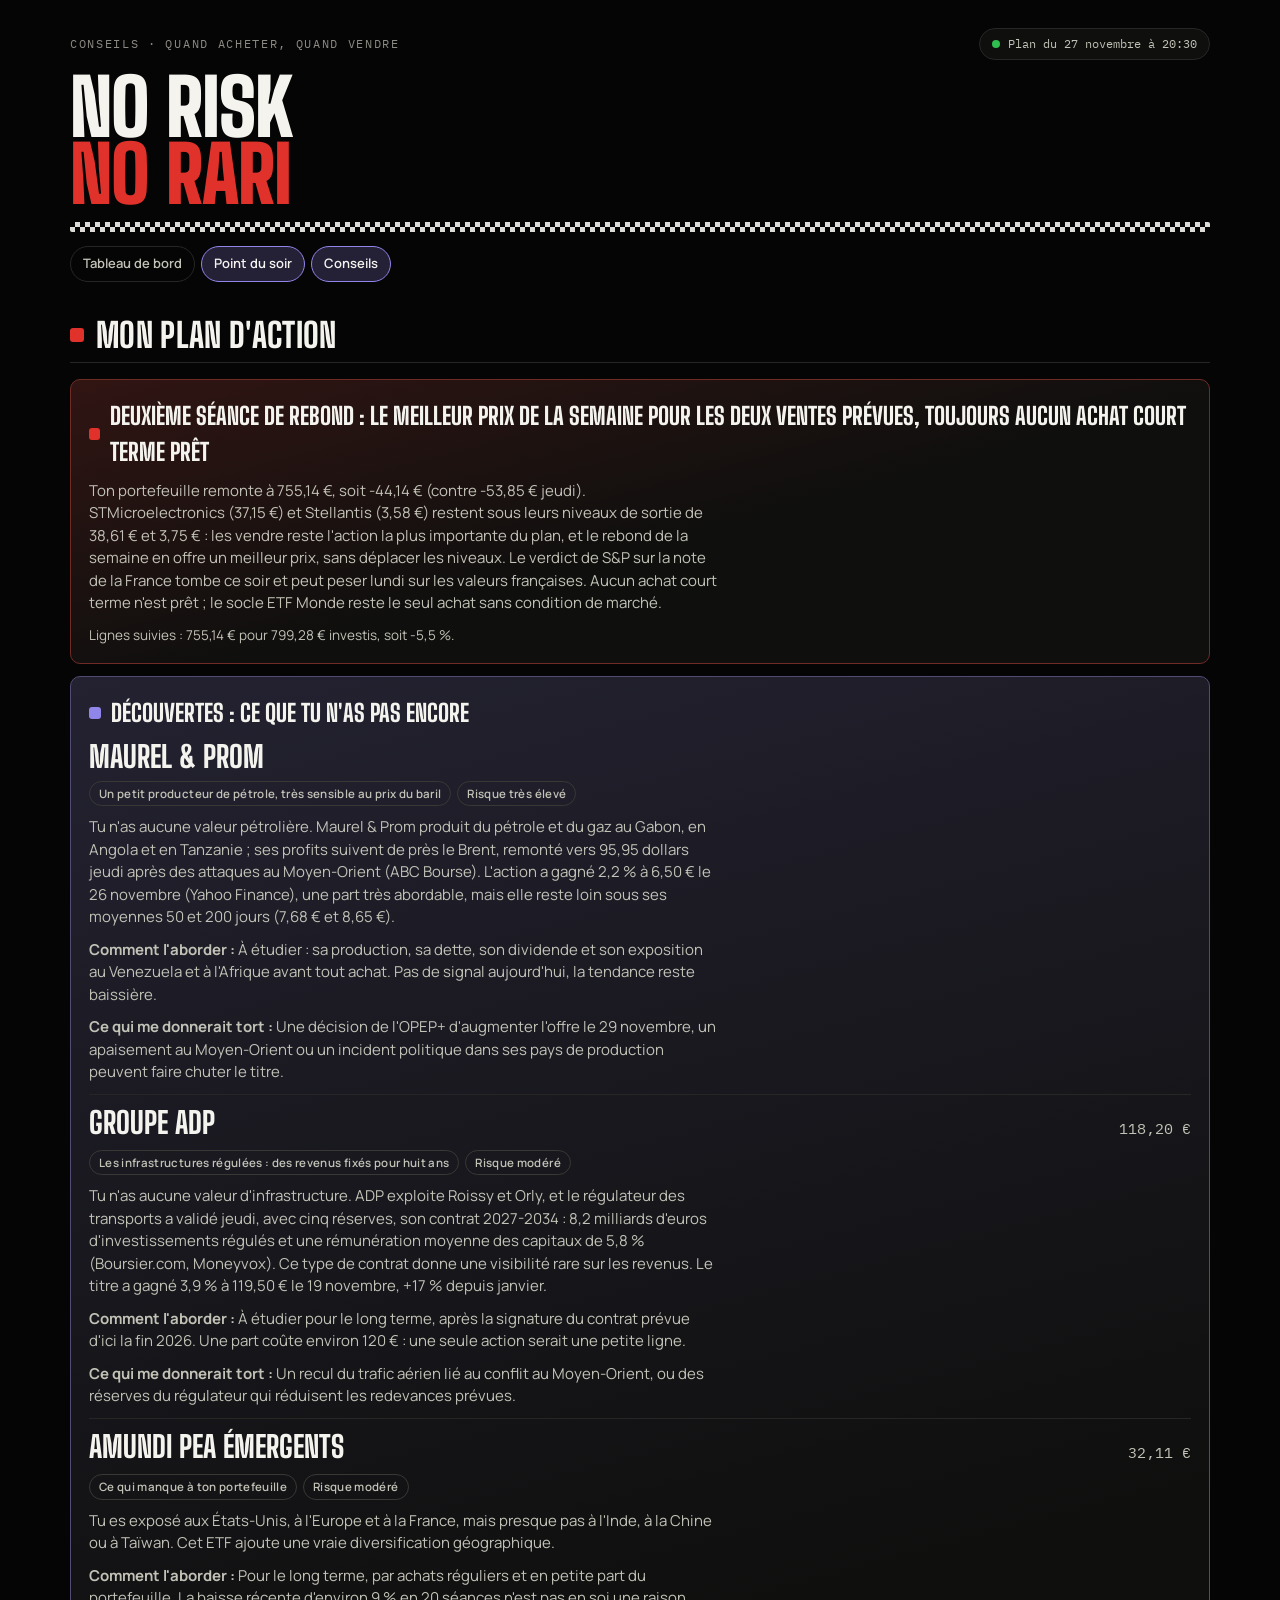
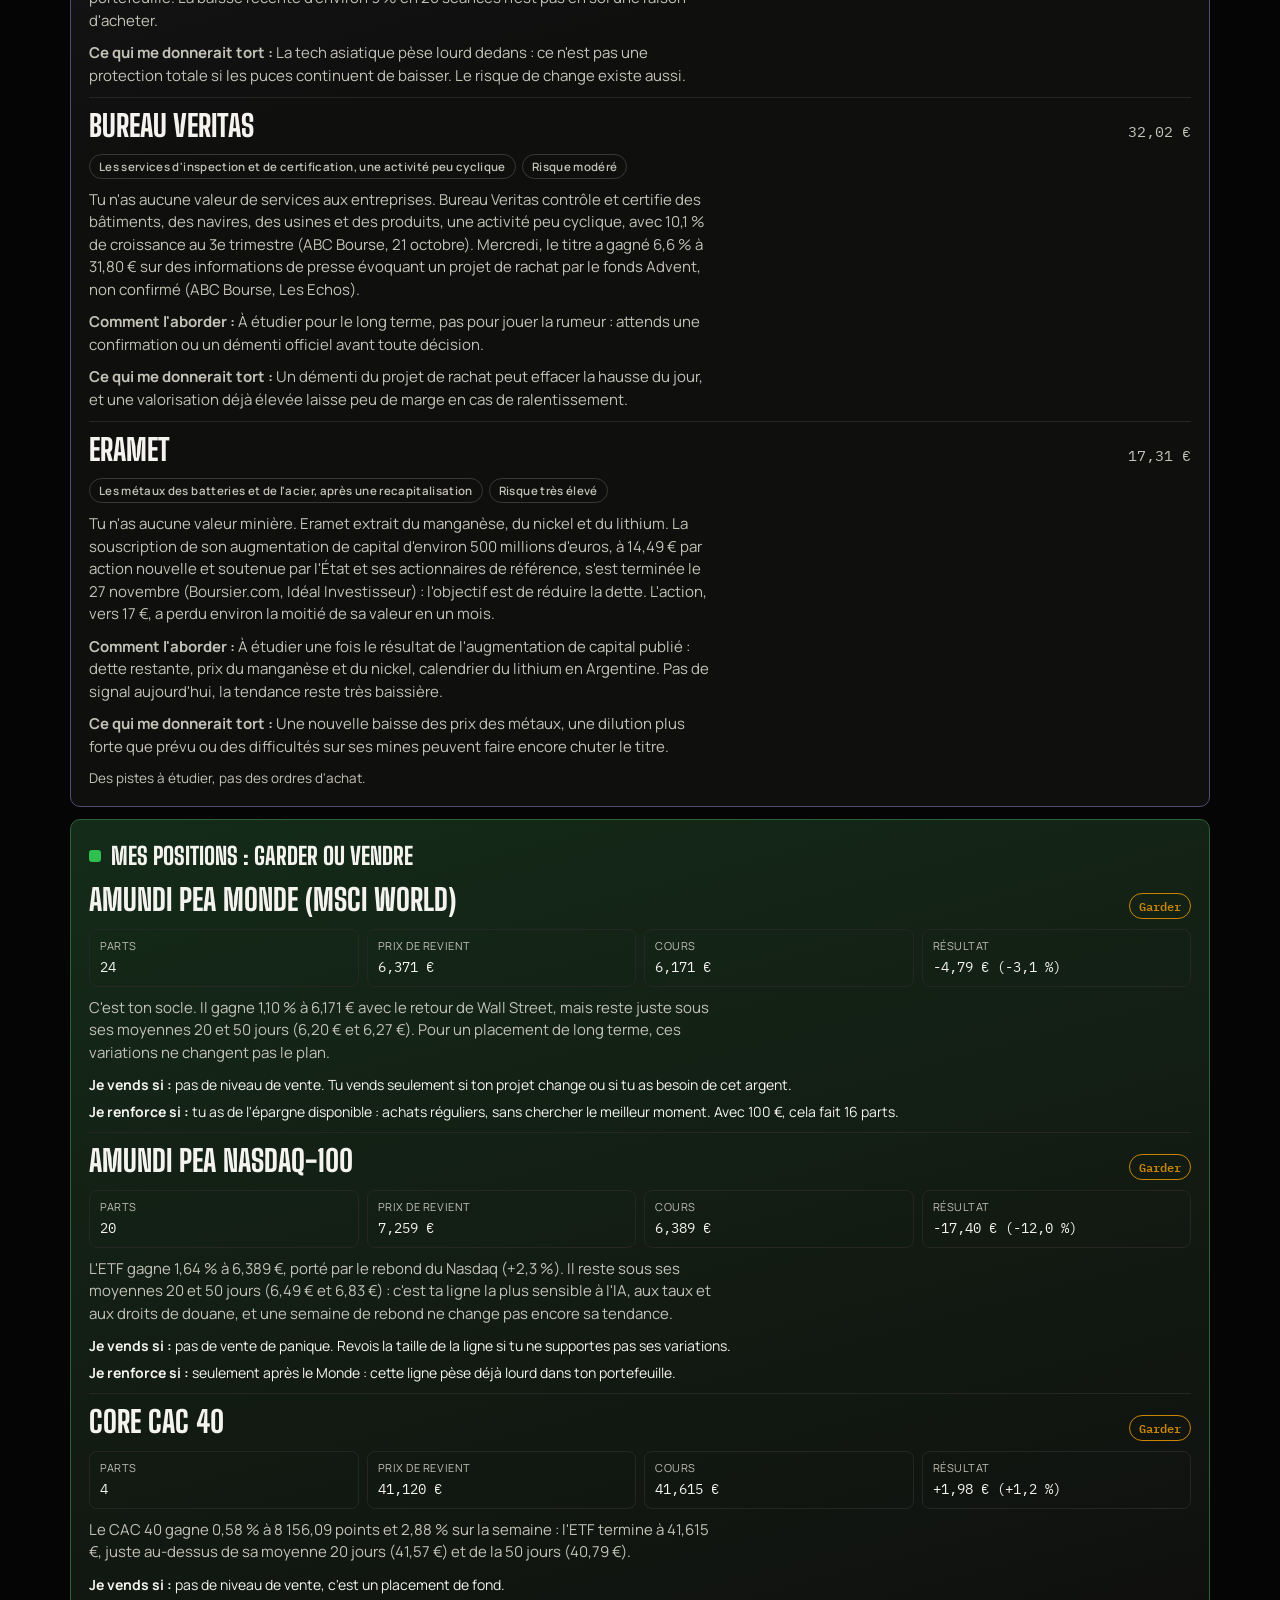
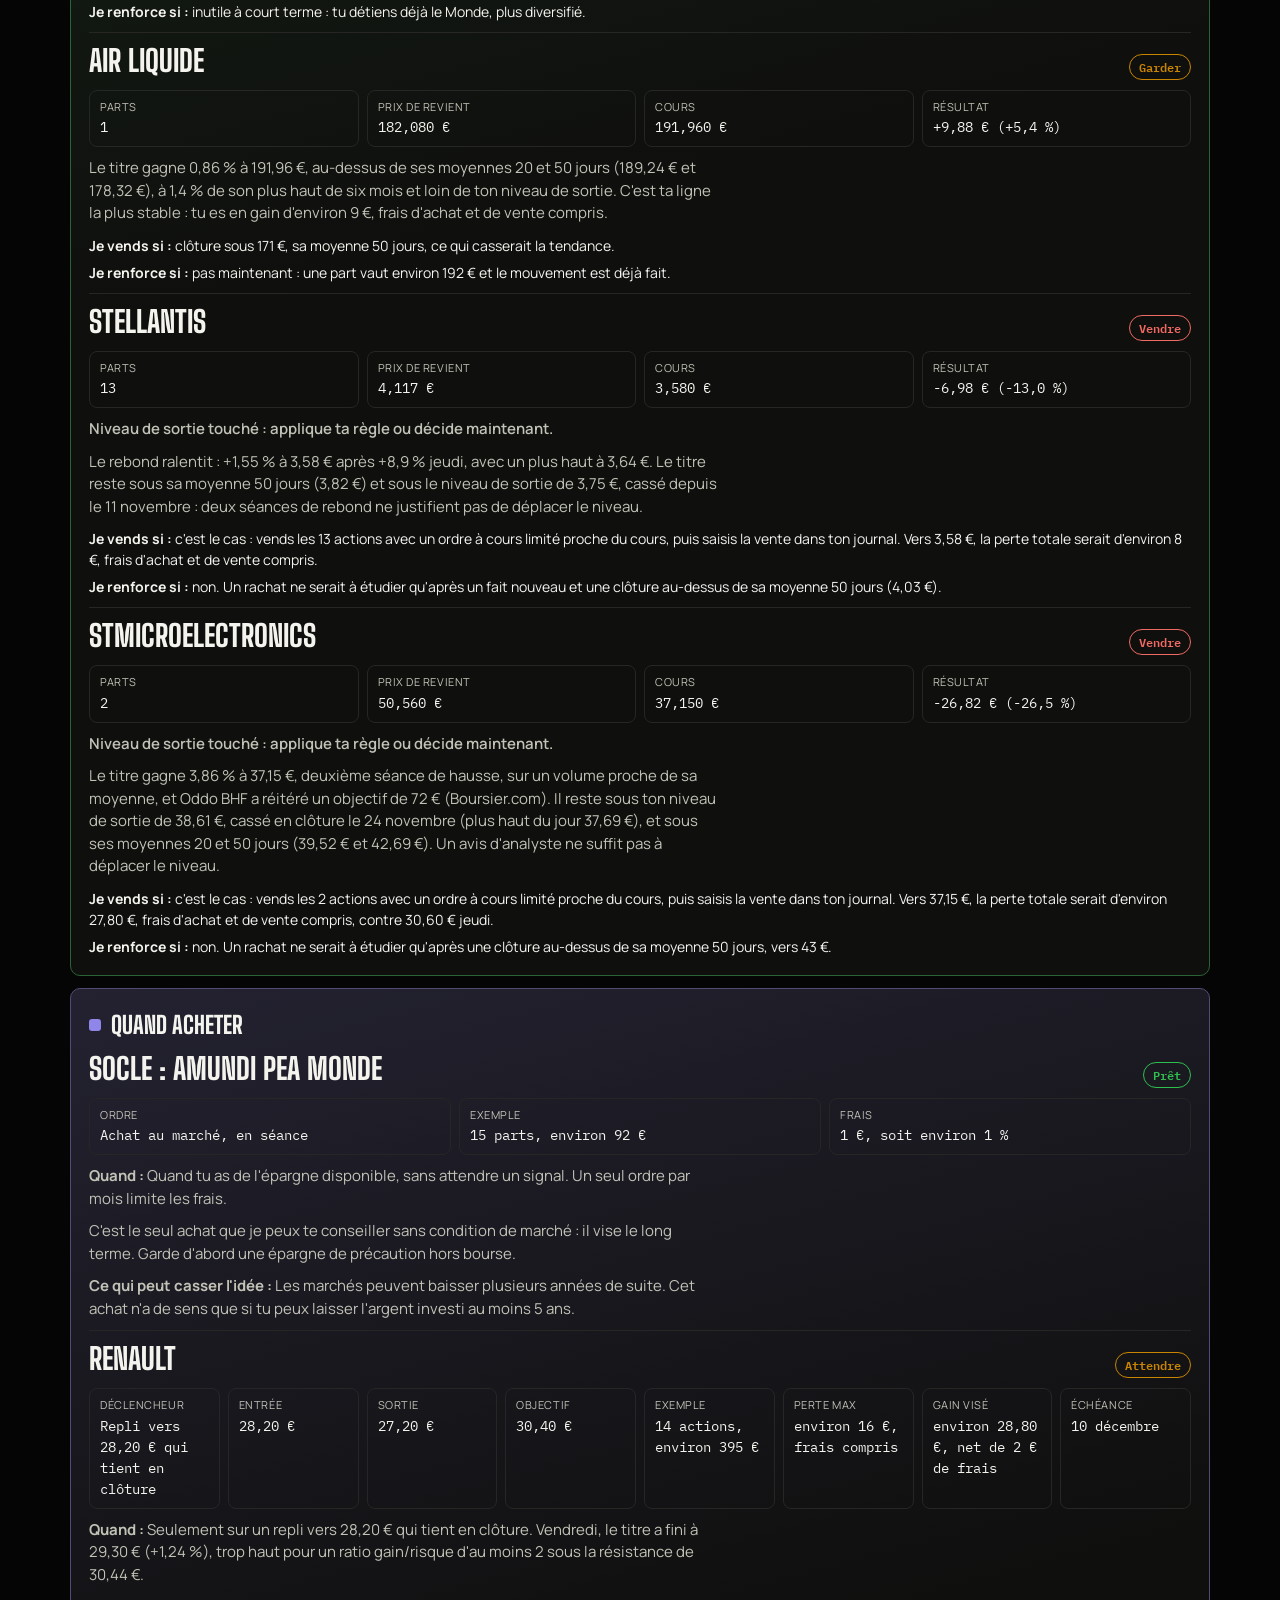
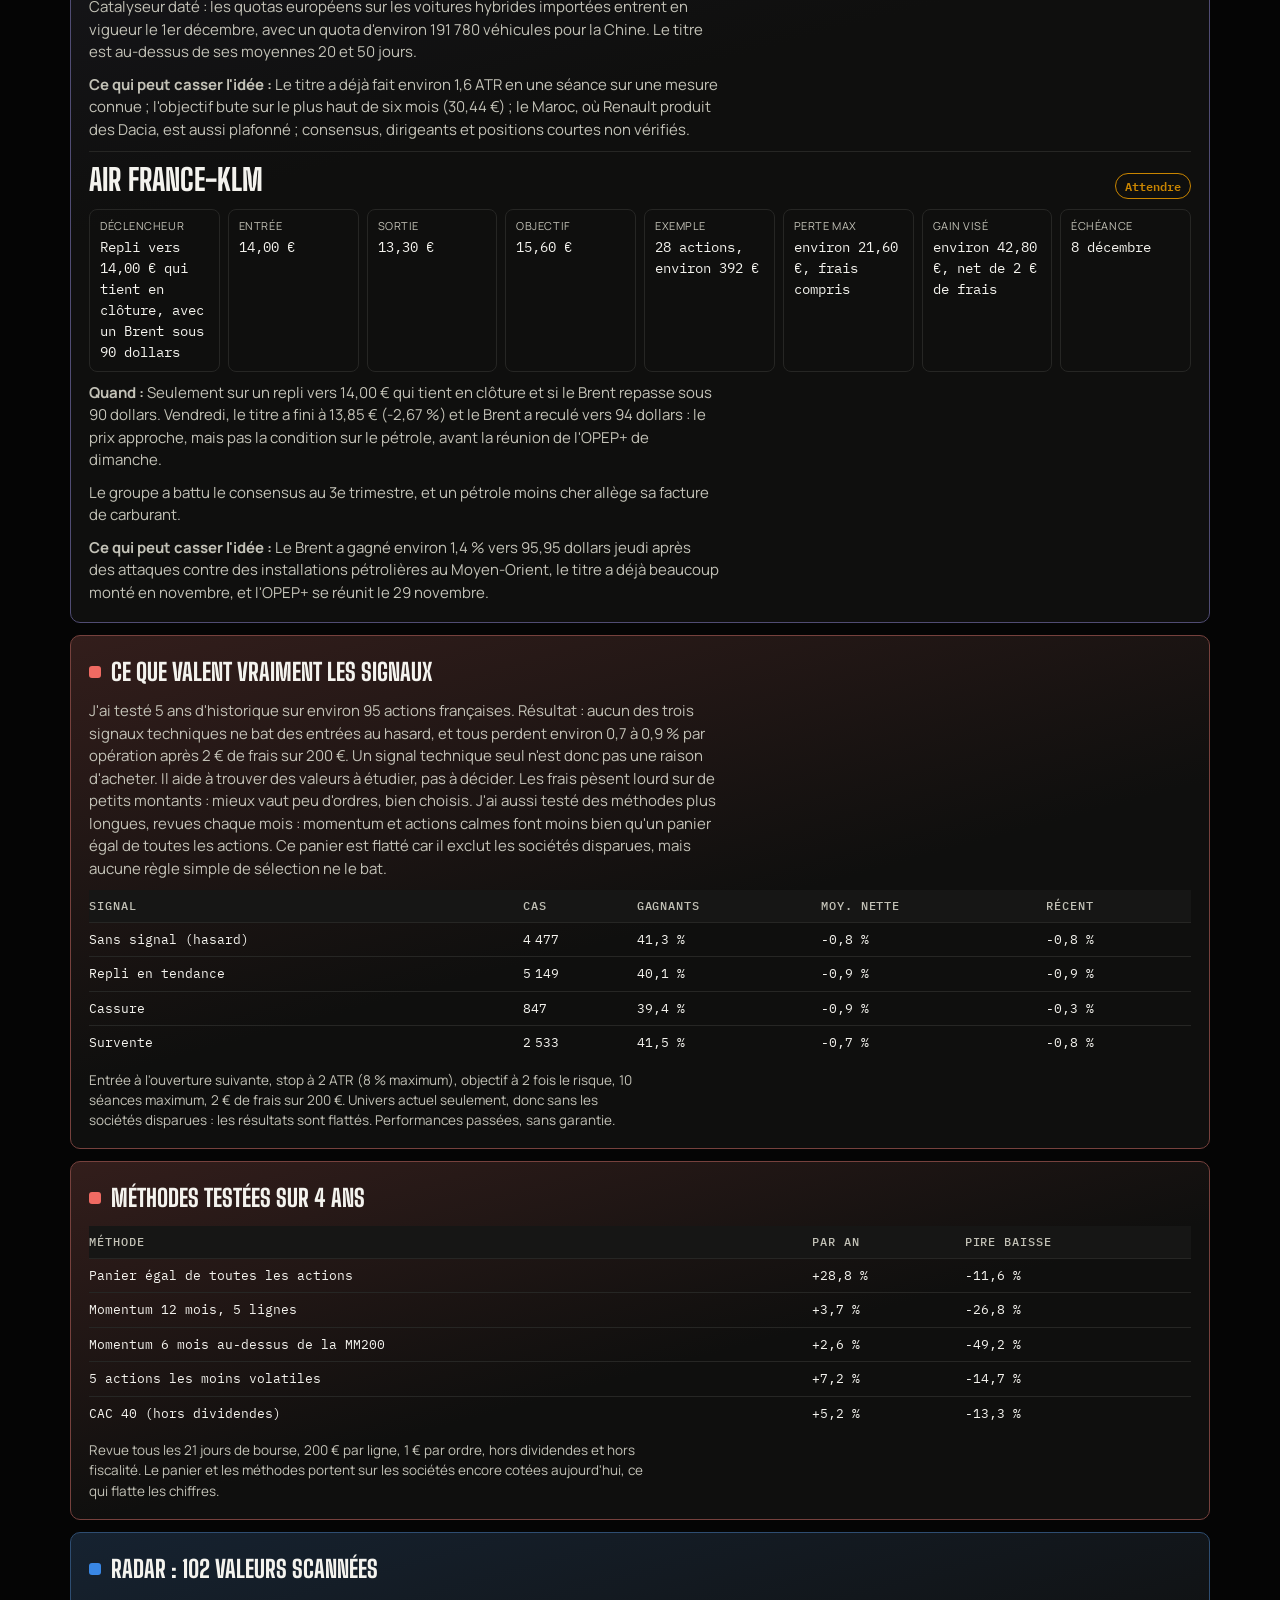
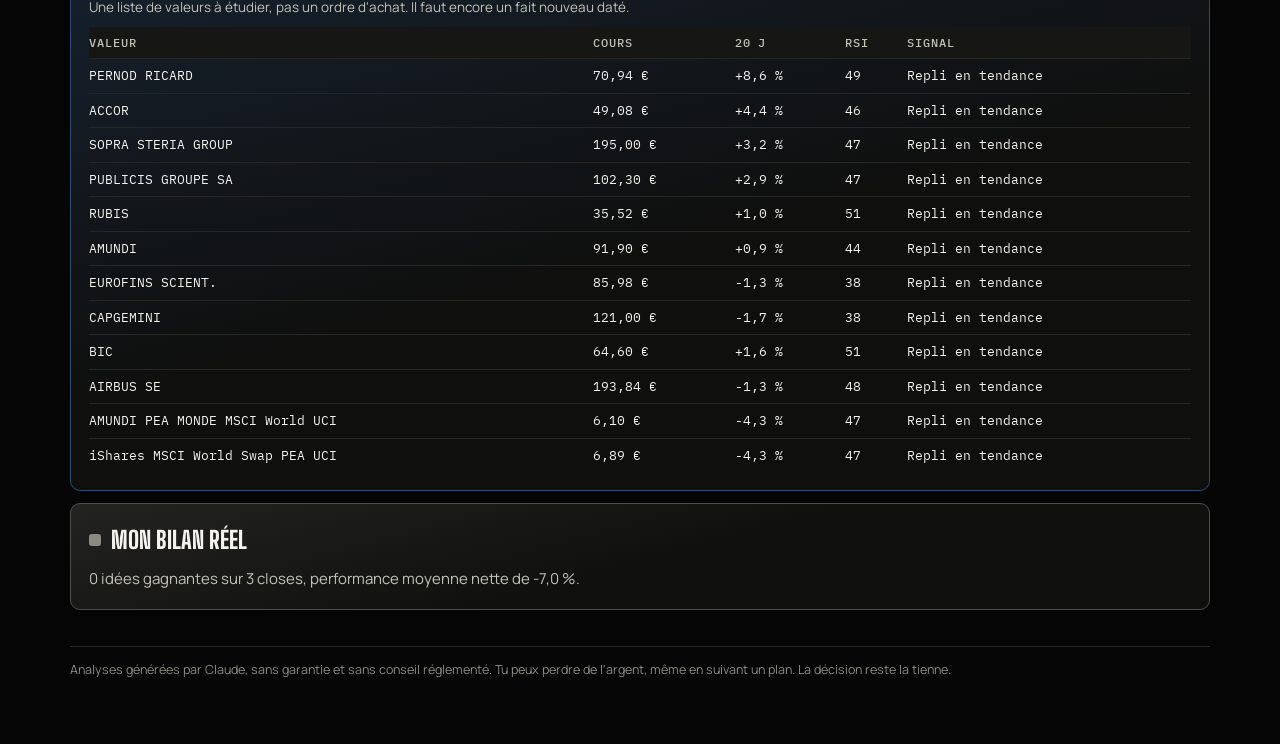
<file: conseils.html>
<!doctype html>
<html lang="fr">
<head>
<meta charset="utf-8">
<meta name="viewport" content="width=device-width,initial-scale=1,viewport-fit=cover">
<meta name="theme-color" content="#050505">
<meta name="apple-mobile-web-app-capable" content="yes">
<meta name="apple-mobile-web-app-title" content="No Risk No Rari">
<meta name="robots" content="noindex">
<title>Conseils · No Risk No Rari</title>
<link rel="preconnect" href="https://fonts.googleapis.com">
<link rel="preconnect" href="https://fonts.gstatic.com" crossorigin>
<link rel="stylesheet" href="https://fonts.googleapis.com/css2?family=Big+Shoulders+Display:wght@600;800;900&family=Manrope:wght@400;500;600;700&family=IBM+Plex+Mono:wght@400;500;600&display=swap">
<link rel="stylesheet" href="assets/style.css">
<style>
html, body { margin: 0; }
.title.small { font-size: clamp(40px, 7vw, 78px); }
.days { display: flex; flex-wrap: wrap; gap: 6px; }
.days button { font: inherit; font-size: 12.5px; font-weight: 600; color: var(--fg-2); background: transparent; border: 1px solid var(--line); border-radius: 999px; padding: 6px 12px; cursor: pointer; }
.days button[aria-pressed="true"] { color: var(--bg); background: var(--fg); border-color: var(--fg); }
.days button:focus-visible { outline: 2px solid var(--fg-2); outline-offset: 2px; }
.hero-card { border-radius: var(--radius); border: 1px solid color-mix(in srgb, var(--mood) 45%, var(--line)); background: linear-gradient(150deg, color-mix(in srgb, var(--mood) 26%, var(--surface-2)) 0%, var(--surface) 70%); padding: 22px; display: grid; gap: 10px; }
.hero-card .when { font-family: var(--font-data); font-size: 12.5px; letter-spacing: .1em; text-transform: uppercase; color: var(--fg-2); }
.hero-card h2 { font-size: clamp(30px, 5vw, 46px); text-wrap: balance; }
.hero-card h2::before { display: none; }
.hero-card p { margin: 0; color: var(--fg-2); max-width: 70ch; font-size: 16px; }
.mood { justify-self: start; display: inline-flex; align-items: center; gap: 8px; font-size: 12px; font-weight: 700; letter-spacing: .06em; text-transform: uppercase; padding: 5px 11px; border-radius: 999px; background: color-mix(in srgb, var(--mood) 30%, transparent); color: var(--fg); }
.cards { display: grid; grid-template-columns: repeat(2, minmax(0, 1fr)); gap: 12px; }
.anchor { grid-column: 1 / -1; display: grid; gap: 12px; min-width: 0; scroll-margin-top: 64px; }
#content, section { min-width: 0; max-width: 100%; }
.jump { position: sticky; top: 0; z-index: 5; max-width: 100%; display: flex; gap: 6px; overflow-x: auto; padding: 10px 0; margin: 4px 0 2px; background: var(--bg); scrollbar-width: none; }
.jump::-webkit-scrollbar { display: none; }
.jump a { flex: none; font-size: 13px; font-weight: 600; color: var(--fg-2); text-decoration: none; border: 1px solid var(--line); border-radius: 999px; padding: 8px 12px; }
.jump a:hover, .jump a:focus-visible { color: var(--fg); border-color: var(--fg-2); }
.fold { display: block; }
.fold summary { cursor: pointer; list-style: none; display: flex; justify-content: space-between; align-items: center; gap: 10px; min-height: 28px; }
.fold summary::-webkit-details-marker { display: none; }
.fold summary::before { content: none; display: none; }
.fold summary::after { content: "+"; font-family: var(--font-data); font-size: 20px; color: var(--fg-2); }
.fold[open] summary::after { content: "−"; }
.fold summary:focus-visible { outline: 2px solid var(--fg-2); outline-offset: 2px; }
.fold-body { display: grid; gap: 14px; margin-top: 12px; }
.idea { display: grid; gap: 10px; border-top: 1px solid var(--line); padding-top: 12px; }
.idea:first-child { border-top: 0; padding-top: 0; }
.card { border-radius: var(--radius); border: 1px solid color-mix(in srgb, var(--c) 40%, var(--line)); background: linear-gradient(165deg, color-mix(in srgb, var(--c) 16%, var(--surface)) 0%, var(--surface) 55%); padding: 18px; display: grid; gap: 10px; align-content: start; min-width: 0; }
.card.full { grid-column: 1 / -1; }
.card h3 { margin: 0; display: flex; align-items: center; gap: 10px; font-family: var(--font-display); font-weight: 800; font-size: 24px; text-transform: uppercase; }
.card h3::before { content: ""; width: 12px; height: 12px; border-radius: 3px; background: var(--c); }
.card p { margin: 0; color: var(--fg-2); max-width: 70ch; }
.items { list-style: none; margin: 0; padding: 0; display: grid; gap: 10px; }
.items li { display: grid; gap: 2px; }
.items strong { color: var(--fg); font-size: 14.5px; }
.items span { color: var(--fg-2); font-size: 14px; }
.idea-head { display: flex; flex-wrap: wrap; align-items: baseline; justify-content: space-between; gap: 8px; }
.idea-head .nm { font-family: var(--font-display); font-weight: 800; font-size: 30px; line-height: 1; text-transform: uppercase; }
.term { font-family: var(--font-display); font-weight: 800; font-size: 30px; line-height: 1; text-transform: uppercase; }
.src { list-style: none; margin: 0; padding: 0; display: flex; flex-wrap: wrap; gap: 6px 14px; font-size: 13px; }
.src a { color: var(--fg-2); }
/* Court terme, alertes, journal et quiz */
.avis { display: inline-flex; align-items: center; gap: 8px; font-size: 12px; font-weight: 700; letter-spacing: .06em; text-transform: uppercase; padding: 5px 11px; border-radius: 999px; background: color-mix(in srgb, var(--a) 30%, transparent); color: var(--fg); }
.plan { display: grid; grid-template-columns: repeat(auto-fit, minmax(92px, 1fr)); gap: 8px; margin: 0; }
.plan div { border: 1px solid var(--line); border-radius: 8px; padding: 8px 10px; min-width: 0; }
.plan dt { font-size: 11px; color: var(--fg-2); text-transform: uppercase; letter-spacing: .05em; }
.plan dd { margin: 2px 0 0; font-family: var(--font-data); font-size: 14px; color: var(--fg); overflow-wrap: anywhere; }
.track { display: flex; flex-wrap: wrap; gap: 8px 18px; font-family: var(--font-data); font-size: 14px; color: var(--fg-2); }
.track b { color: var(--fg); font-weight: 600; }
.quiz { display: grid; gap: 16px; }
.quiz fieldset { border: 0; margin: 0; padding: 0; display: grid; gap: 8px; min-width: 0; }
.quiz legend { padding: 0 0 4px; color: var(--fg); font-weight: 600; font-size: 15px; }
.q-opt { font: inherit; font-size: 14.5px; text-align: left; color: var(--fg); background: transparent; border: 1px solid var(--line); border-radius: 8px; padding: 10px 12px; cursor: pointer; min-height: 44px; }
.q-opt:disabled { cursor: default; color: var(--fg-2); }
.q-opt:focus-visible { outline: 2px solid var(--fg-2); outline-offset: 2px; }
.q-opt.ok { border-color: var(--good); background: color-mix(in srgb, var(--good) 22%, transparent); color: var(--fg); }
.q-opt.ko { border-color: var(--bad); background: color-mix(in srgb, var(--bad) 22%, transparent); color: var(--fg); }
.q-exp { margin: 0; font-size: 14px; color: var(--fg-2); }
@media (max-width: 900px) { .cards { grid-template-columns: minmax(0, 1fr); } }

.act { display: inline-block; font-family: var(--font-data); font-size: 12px; font-weight: 600; padding: 3px 9px; border-radius: 999px; border: 1px solid var(--a); color: var(--a); white-space: nowrap; }
.pos { display: grid; gap: 10px; border-top: 1px solid var(--line); padding-top: 12px; min-width: 0; }
.pos:first-of-type { border-top: 0; padding-top: 0; }
.rule { display: grid; gap: 6px; font-size: 14px; }
.warn { color: var(--bad); font-weight: 600; }
.tbl { width: 100%; overflow-x: auto; }
.tbl table { width: 100%; border-collapse: collapse; font-size: 13px; }
.tbl th, .tbl td { text-align: left; padding: 7px 8px 7px 0; border-bottom: 1px solid var(--line); white-space: nowrap; font-family: var(--font-data); }
.tbl th { color: var(--fg-2); font-weight: 500; }
.note { color: var(--fg-2); font-size: 13.5px; }
</style>
</head>
<body>
<div class="wrap">
  <header class="top">
    <div class="topline">
      <span class="eyebrow">Conseils · Quand acheter, quand vendre</span>
      <span class="status"><span class="dot" id="dot"></span><span id="stat">Chargement…</span></span>
    </div>
    <h1 class="title small"><span>No risk</span><span class="red">No rari</span></h1>
    <div class="checker" aria-hidden="true"></div>
    <nav class="tabs" aria-label="Pages">
      <a href="index.html">Tableau de bord</a>
      <a class="nav-point" href="point.html">Point du soir</a>
      <a class="nav-point" href="conseils.html" aria-current="page">Conseils</a>
    </nav>
  </header>
  <section style="--sec: var(--accent)" aria-labelledby="h-c">
    <div class="sec-head"><h2 id="h-c">Mon plan d'action</h2></div>
    <div id="content" class="cards"></div>
  </section>
  <footer class="foot"><span>Analyses générées par Claude, sans garantie et sans conseil réglementé. Tu peux perdre de l'argent, même en suivant un plan. La décision reste la tienne.</span></footer>
</div>
<script>
(() => {
  const $ = (id) => document.getElementById(id);
  const esc = (s) => String(s ?? "").replace(/[&<>"']/g, (c) => ({ "&": "&amp;", "<": "&lt;", ">": "&gt;", '"': "&quot;", "'": "&#39;" }[c]));
  const eur = (x, d = 2) => Number(x).toLocaleString("fr-FR", { minimumFractionDigits: d, maximumFractionDigits: d }) + " €";
  const pct = (x) => (x >= 0 ? "+" : "") + Number(x).toLocaleString("fr-FR", { minimumFractionDigits: 1, maximumFractionDigits: 1 }) + " %";
  const num = (x) => Number(x).toLocaleString("fr-FR");
  const ACT = { "Garder": "--s4", "Renforcer": "--good", "Alléger": "--bad", "Vendre": "--bad", "Attendre": "--s4", "Prêt": "--good" };
  const get = (f) => fetch(`data/${f}.json?t=` + Date.now(), { cache: "no-store" }).then((r) => r.ok ? r.json() : {}).catch(() => ({}));
  const card = (titre, c, html) => `<div class="card full" style="--c: var(${c})"><h3>${titre}</h3>${html}</div>`;

  function lignes(ops) {
    const m = {};
    [...ops].sort((a, b) => String(a.date).localeCompare(String(b.date))).forEach((o) => {
      const l = m[o.isin] || (m[o.isin] = { qte: 0, cout: 0 });
      if (o.sens === "vente") { const part = l.qte ? o.qte / l.qte : 0; l.cout -= l.cout * part; l.qte -= o.qte; }
      else { l.qte += o.qte; l.cout += o.qte * o.prix + (o.frais || 0); }
    });
    return m;
  }

  Promise.all(["conseils", "achats", "cours", "radar", "backtest", "idees", "strategies"].map(get)).then(([c, ops, cours, radar, bt, id, st]) => {
    const px = {}; (radar.valeurs || []).forEach((v) => (px[v.symbole] = v.cours));
    Object.entries(cours.cours || {}).forEach(([k, v]) => (px[k] = v.cours));
    const pos = lignes(Array.isArray(ops) ? ops : []);
    let valeur = 0, investi = 0;
    const cartes = (c.positions || []).filter((p) => pos[p.isin] && pos[p.isin].qte > 0).map((p) => {
      const l = pos[p.isin], cr = px[p.symbole], pv = cr ? l.qte * cr - l.cout : null;
      if (cr) { valeur += l.qte * cr; investi += l.cout; }
      const touche = cr && p.sortie && cr <= p.sortie;
      return `<div class="pos"><div class="idea-head"><span class="nm">${esc(p.nom)}</span><span class="act" style="--a: var(${ACT[p.action] || "--s4"})">${esc(p.action)}</span></div>
        <dl class="plan">${[["Parts", num(l.qte)], ["Prix de revient", eur(l.cout / l.qte, 3)], ["Cours", cr ? eur(cr, 3) : "n.d."], ["Résultat", pv === null ? "n.d." : (pv >= 0 ? "+" : "") + eur(pv) + " (" + pct(pv / l.cout * 100) + ")"]].map((x) => `<div><dt>${x[0]}</dt><dd>${x[1]}</dd></div>`).join("")}</dl>
        ${touche ? `<p class="warn">Niveau de sortie touché : applique ta règle ou décide maintenant.</p>` : ""}
        <p>${esc(p.pourquoi)}</p>
        <div class="rule"><span><strong>Je vends si :</strong> ${esc(p.vendreSi)}</span><span><strong>Je renforce si :</strong> ${esc(p.renforcerSi)}</span></div></div>`;
    }).join("");
    const manque = Object.keys(pos).filter((k) => pos[k].qte > 0 && !(c.positions || []).some((p) => p.isin === k));
    const html = [];
    html.push(card(esc(c.verdict?.titre || "Plan en préparation"), "--accent", `<p>${esc(c.verdict?.texte || "")}</p>${investi ? `<p class="note">Lignes suivies : ${eur(valeur)} pour ${eur(investi)} investis, soit ${pct((valeur / investi - 1) * 100)}.</p>` : ""}`));
    html.push(card("Mes positions : garder ou vendre", "--good", cartes + (manque.length ? `<p class="note">Ligne sans plan pour l'instant : ${manque.map(esc).join(", ")}.</p>` : "")));
    html.push(card("Quand acheter", "--s7", (c.achats || []).map((a) => `<div class="pos"><div class="idea-head"><span class="nm">${esc(a.nom)}</span><span class="act" style="--a: var(${ACT[a.statut] || "--s4"})">${esc(a.statut)}</span></div>
      ${a.plan ? `<dl class="plan">${a.plan.map((x) => `<div><dt>${esc(x[0])}</dt><dd>${esc(x[1])}</dd></div>`).join("")}</dl>` : ""}
      <p><strong>Quand :</strong> ${esc(a.quand)}</p><p>${esc(a.pourquoi)}</p>${a.contre ? `<p><strong>Ce qui peut casser l'idée :</strong> ${esc(a.contre)}</p>` : ""}</div>`).join("") || "<p>Aucun achat à faire pour l'instant : ne rien faire est aussi une décision.</p>"));
    html.splice(1, 0, card("Découvertes : ce que tu n'as pas encore", "--s7", (c.decouvertes || []).map((d) => {
      const cr = px[d.symbole];
      return `<div class="pos"><div class="idea-head"><span class="nm">${esc(d.nom)}</span>${cr ? `<span style="font-family:var(--font-data);color:var(--fg-2)">${eur(cr)}</span>` : ""}</div>
      <div class="chips"><span class="chip">${esc(d.theme)}</span><span class="chip">Risque ${esc(String(d.risque).toLowerCase())}</span></div>
      <p>${esc(d.pourquoi)}</p><p><strong>Comment l'aborder :</strong> ${esc(d.aBorder)}</p><p><strong>Ce qui me donnerait tort :</strong> ${esc(d.faux)}</p></div>`;
    }).join("") + `<p class="note">Des pistes à étudier, pas des ordres d'achat.</p>`));
    const r = bt.resultats || {};
    const lig = Object.entries(r).map(([k, v]) => `<tr><td>${esc(k)}</td><td>${num(v.total.n)}</td><td>${String(v.total.gagnants_pct).replace(".", ",")} %</td><td>${pct(v.total.moyenne_nette_pct)}</td><td>${pct(v.periode_recente.moyenne_nette_pct)}</td></tr>`).join("");
    if (lig) html.push(card("Ce que valent vraiment les signaux", "--bad", `<p>${esc(c.lecture || "")}</p><div class="tbl"><table><thead><tr><th>Signal</th><th>Cas</th><th>Gagnants</th><th>Moy. nette</th><th>Récent</th></tr></thead><tbody>${lig}</tbody></table></div><p class="note">${esc(bt.regle)} ${esc(bt.limite)}</p>`));
    const ms = Object.entries(st.methodes || {}).map(([k, v]) => `<tr><td>${esc(k)}</td><td>${pct(v.total.annuel_pct)}</td><td>${pct(v.total.pire_baisse_pct)}</td></tr>`).join("");
    if (ms) html.push(card("Méthodes testées sur 4 ans", "--bad", `<div class="tbl"><table><thead><tr><th>Méthode</th><th>Par an</th><th>Pire baisse</th></tr></thead><tbody>${ms}</tbody></table></div><p class="note">${esc(st.regle)} Le panier et les méthodes portent sur les sociétés encore cotées aujourd'hui, ce qui flatte les chiffres.</p>`));
    const vus = (radar.valeurs || []).filter((v) => !v.exclu && v.signaux.length).slice(0, 12);
    if (vus.length) html.push(card(`Radar : ${(radar.valeurs || []).length} valeurs scannées`, "--s1", `<p class="note">Une liste de valeurs à étudier, pas un ordre d'achat. Il faut encore un fait nouveau daté.</p><div class="tbl"><table><thead><tr><th>Valeur</th><th>Cours</th><th>20 j</th><th>RSI</th><th>Signal</th></tr></thead><tbody>${vus.map((v) => `<tr><td>${esc(v.nom)}</td><td>${eur(v.cours)}</td><td>${pct(v.perf20_pct)}</td><td>${Math.round(v.rsi)}</td><td>${esc(v.signaux.join(", "))}</td></tr>`).join("")}</tbody></table></div>`));
    const j = id.idees || [], clos = j.filter((i) => typeof i.perfPct === "number");
    html.push(card("Mon bilan réel", "--muted", clos.length ? `<p>${clos.filter((i) => i.perfPct > 0).length} idées gagnantes sur ${clos.length} closes, performance moyenne nette de ${pct(clos.reduce((a, i) => a + i.perfPct, 0) / clos.length)}.</p>` : `<p>Aucune idée close pour l'instant. Il faudra au moins 10 idées pour commencer à juger la méthode.</p>`));
    $("content").innerHTML = html.join("");
    $("dot").className = "dot live";
    $("stat").textContent = c.maj ? "Plan du " + new Date(c.maj).toLocaleDateString("fr-FR", { day: "numeric", month: "long", hour: "2-digit", minute: "2-digit" }) : "Plan en préparation";
  });
})();
</script>
</body>
</html>
</file>
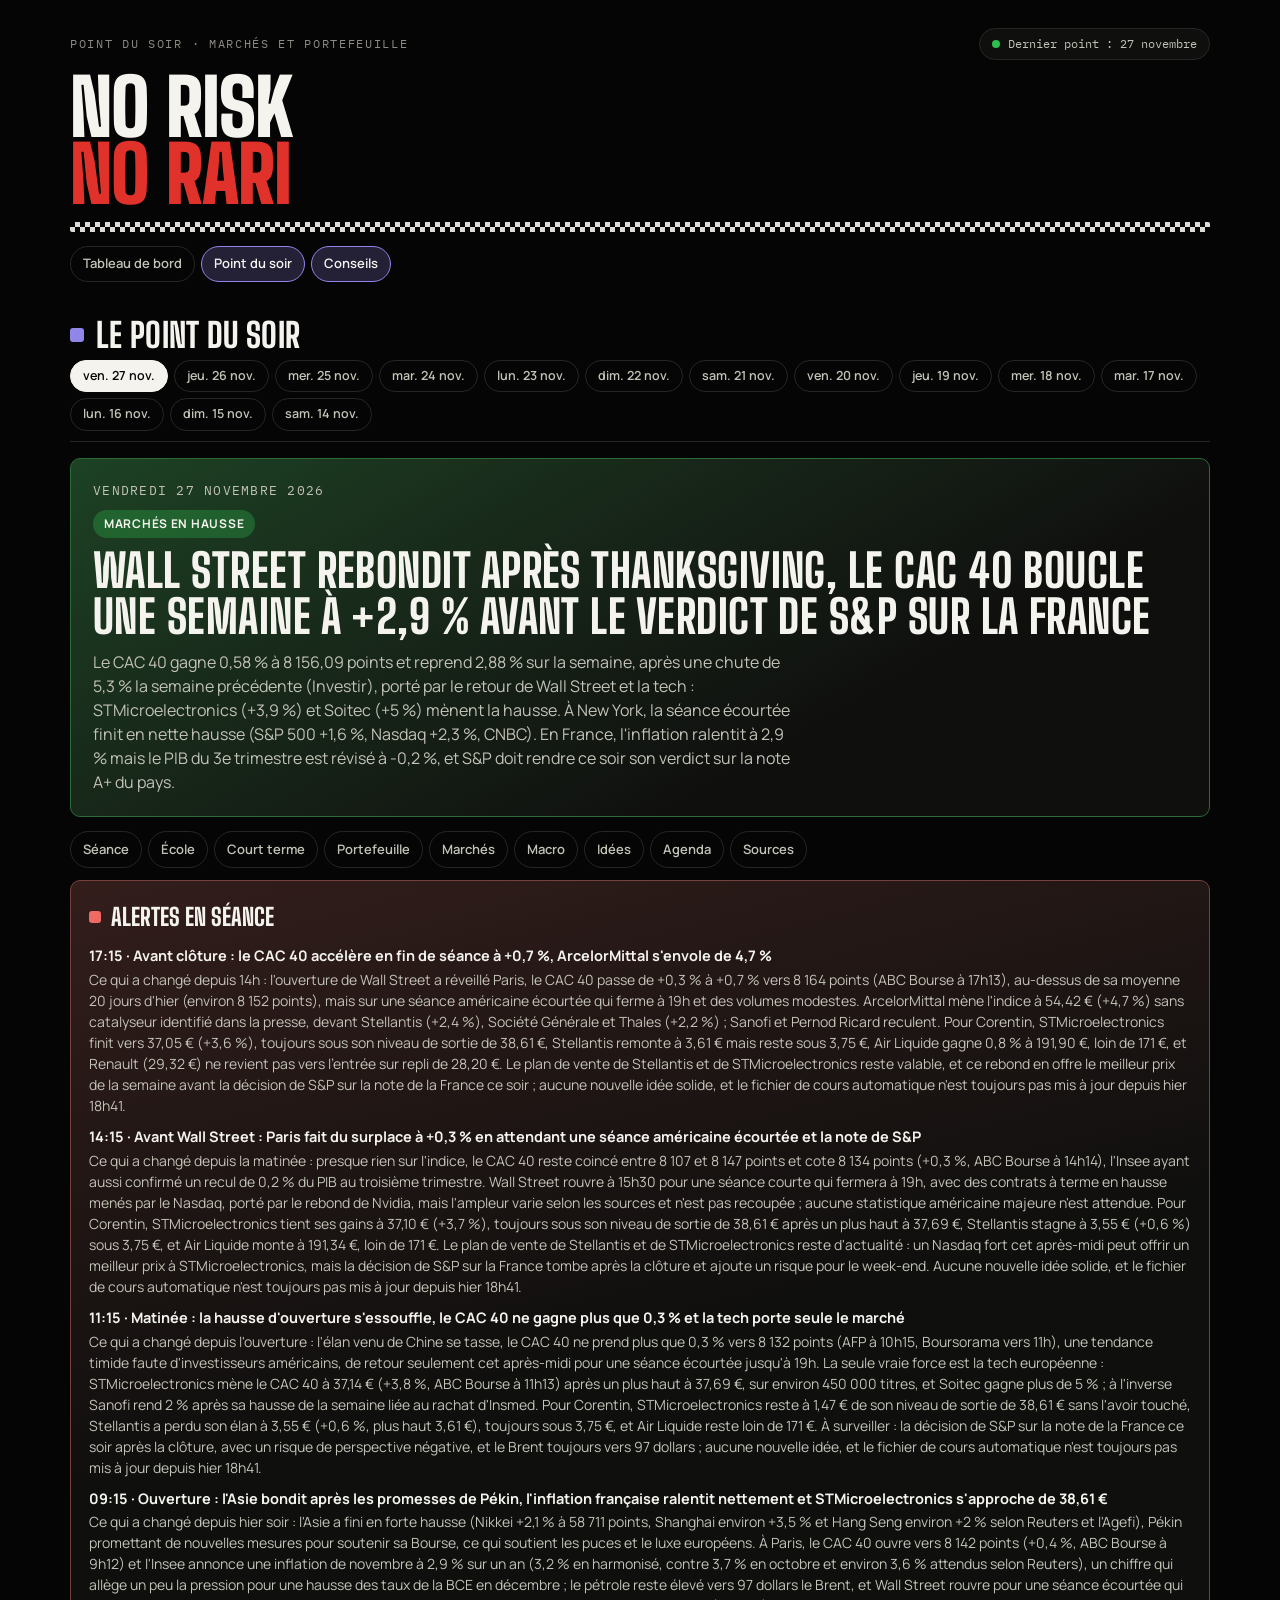
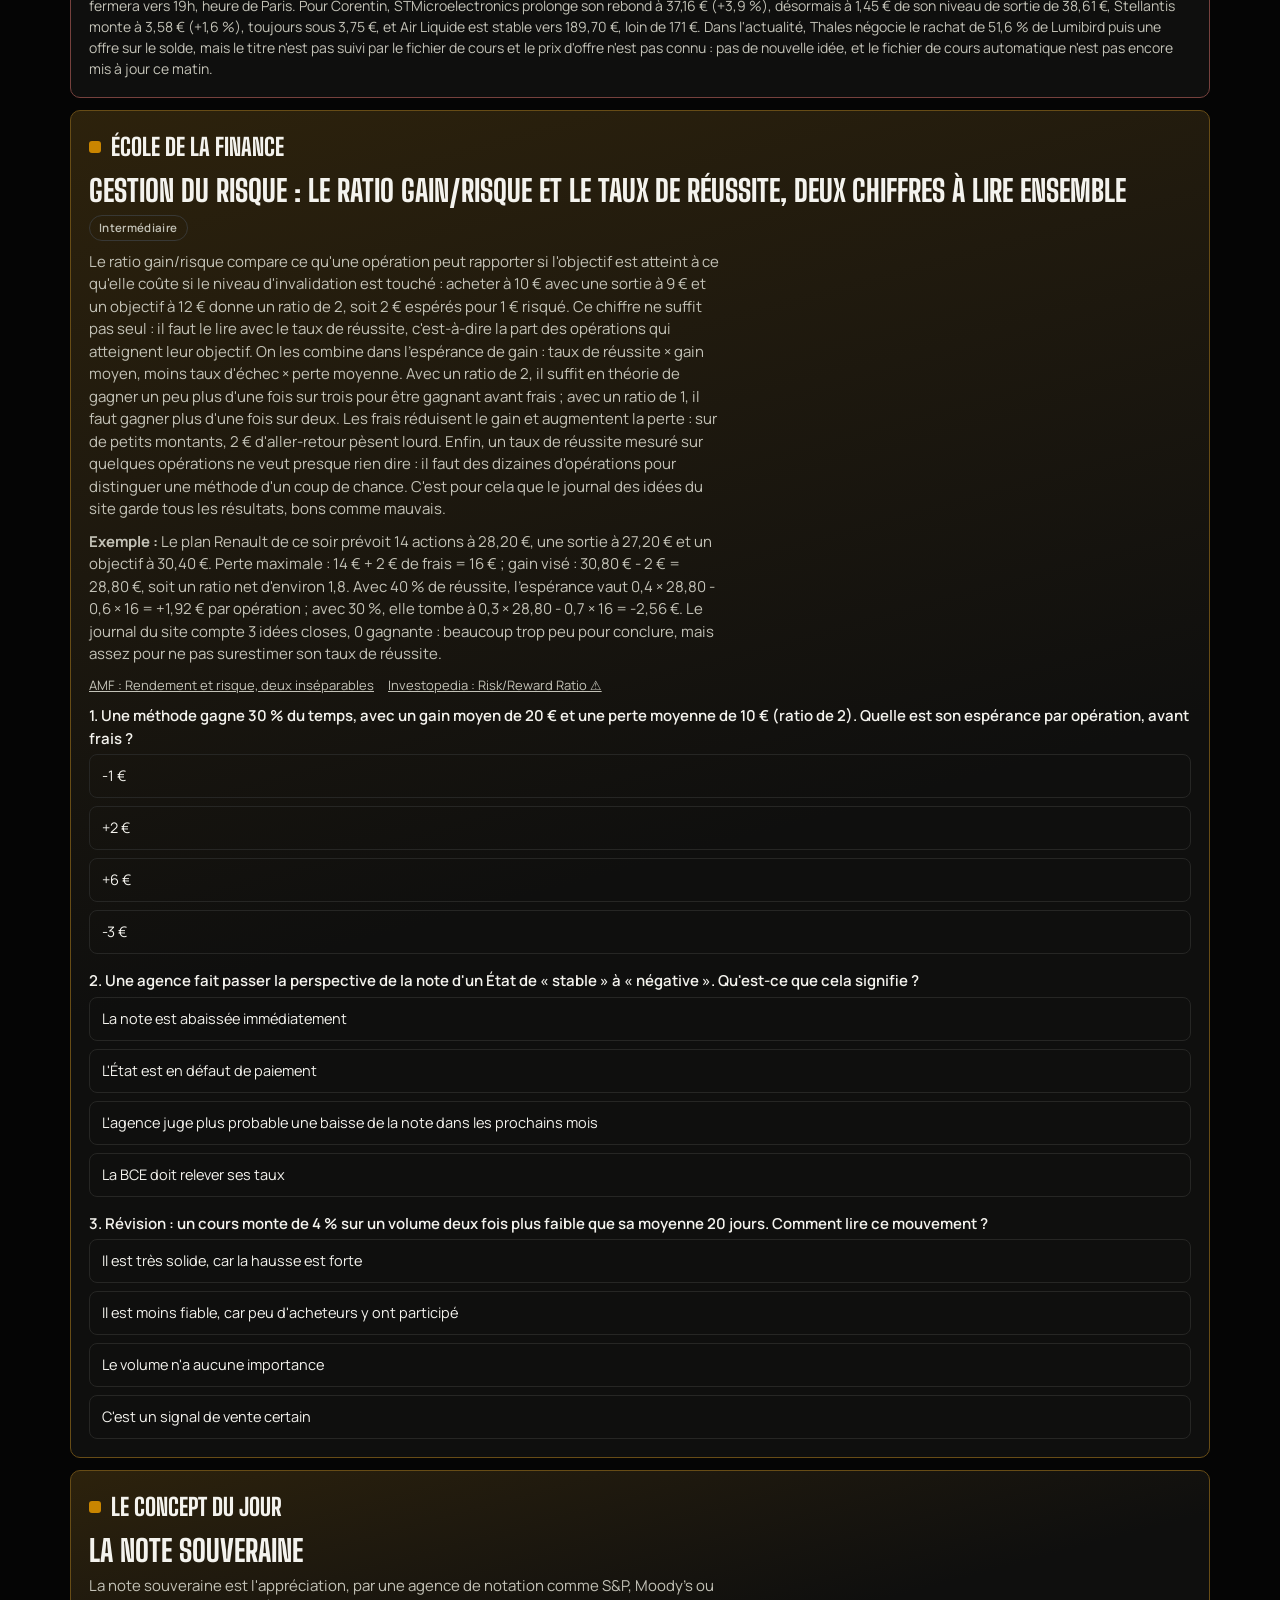
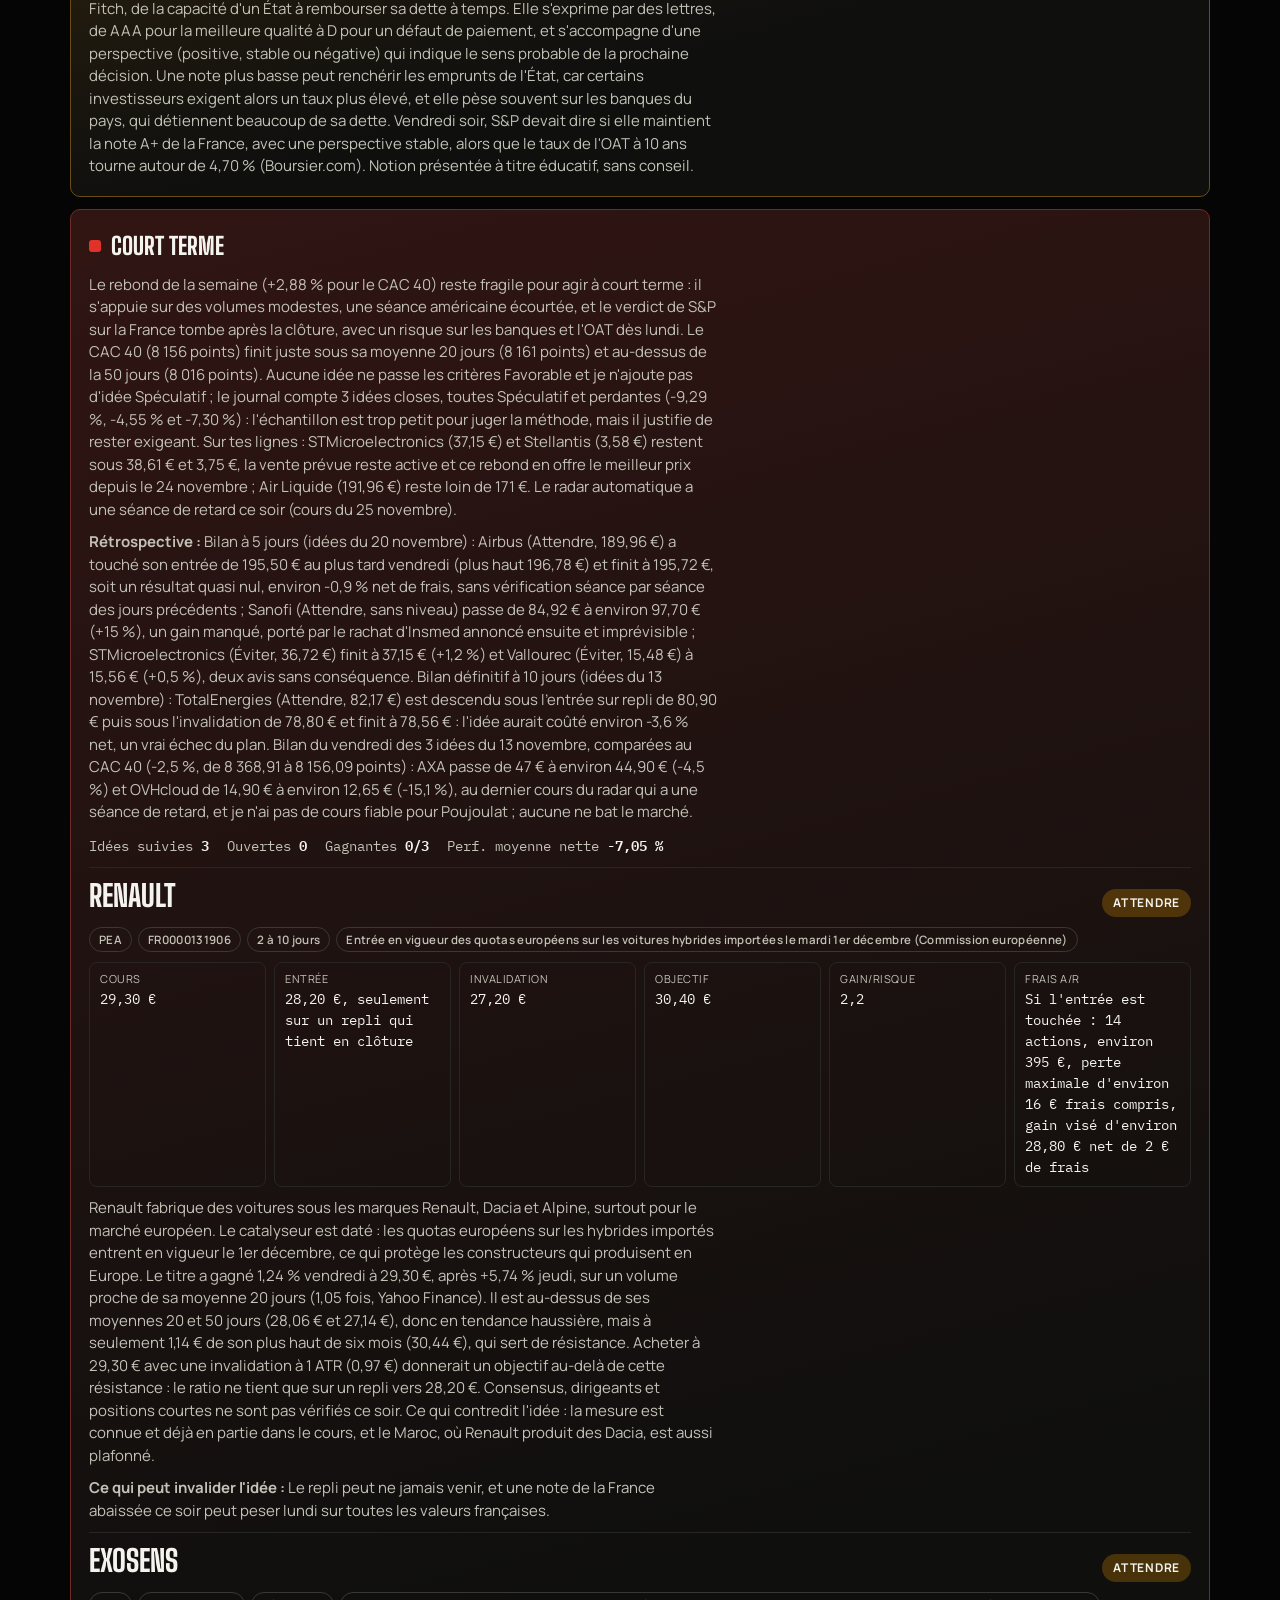
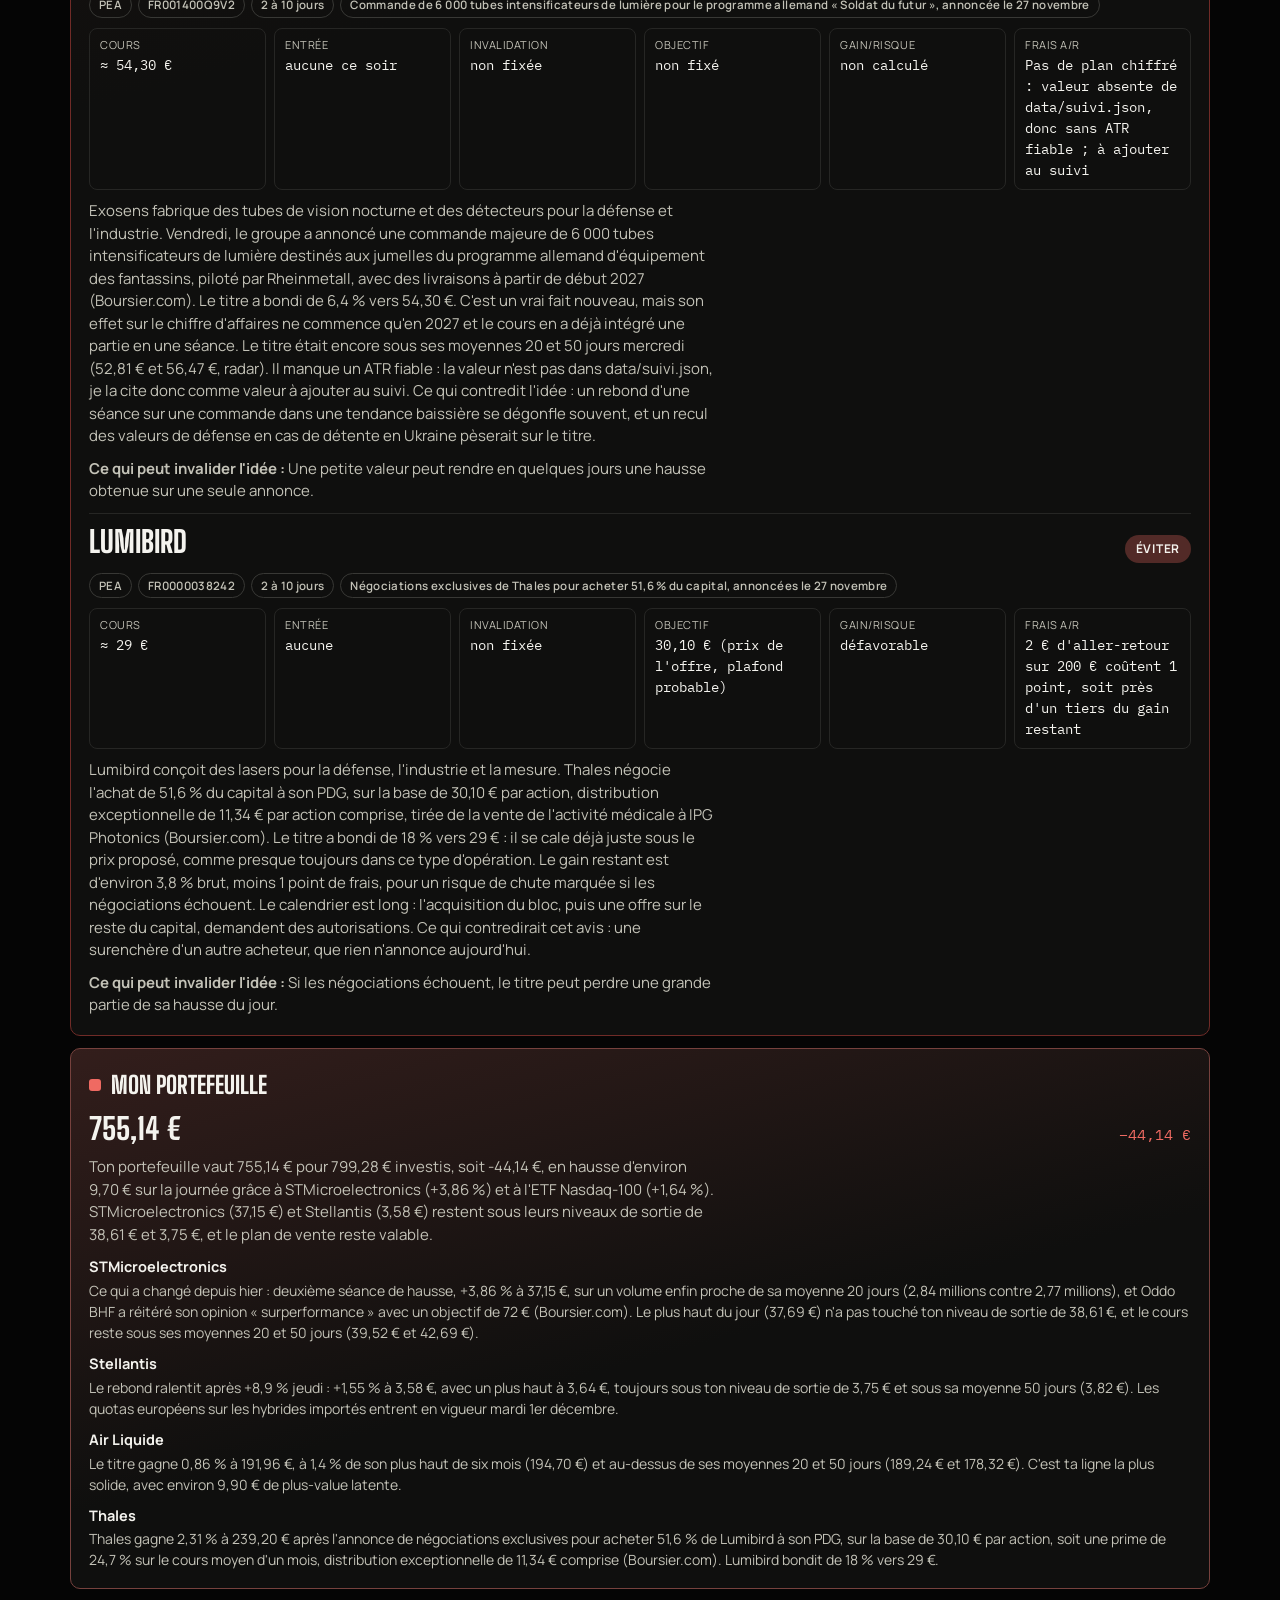
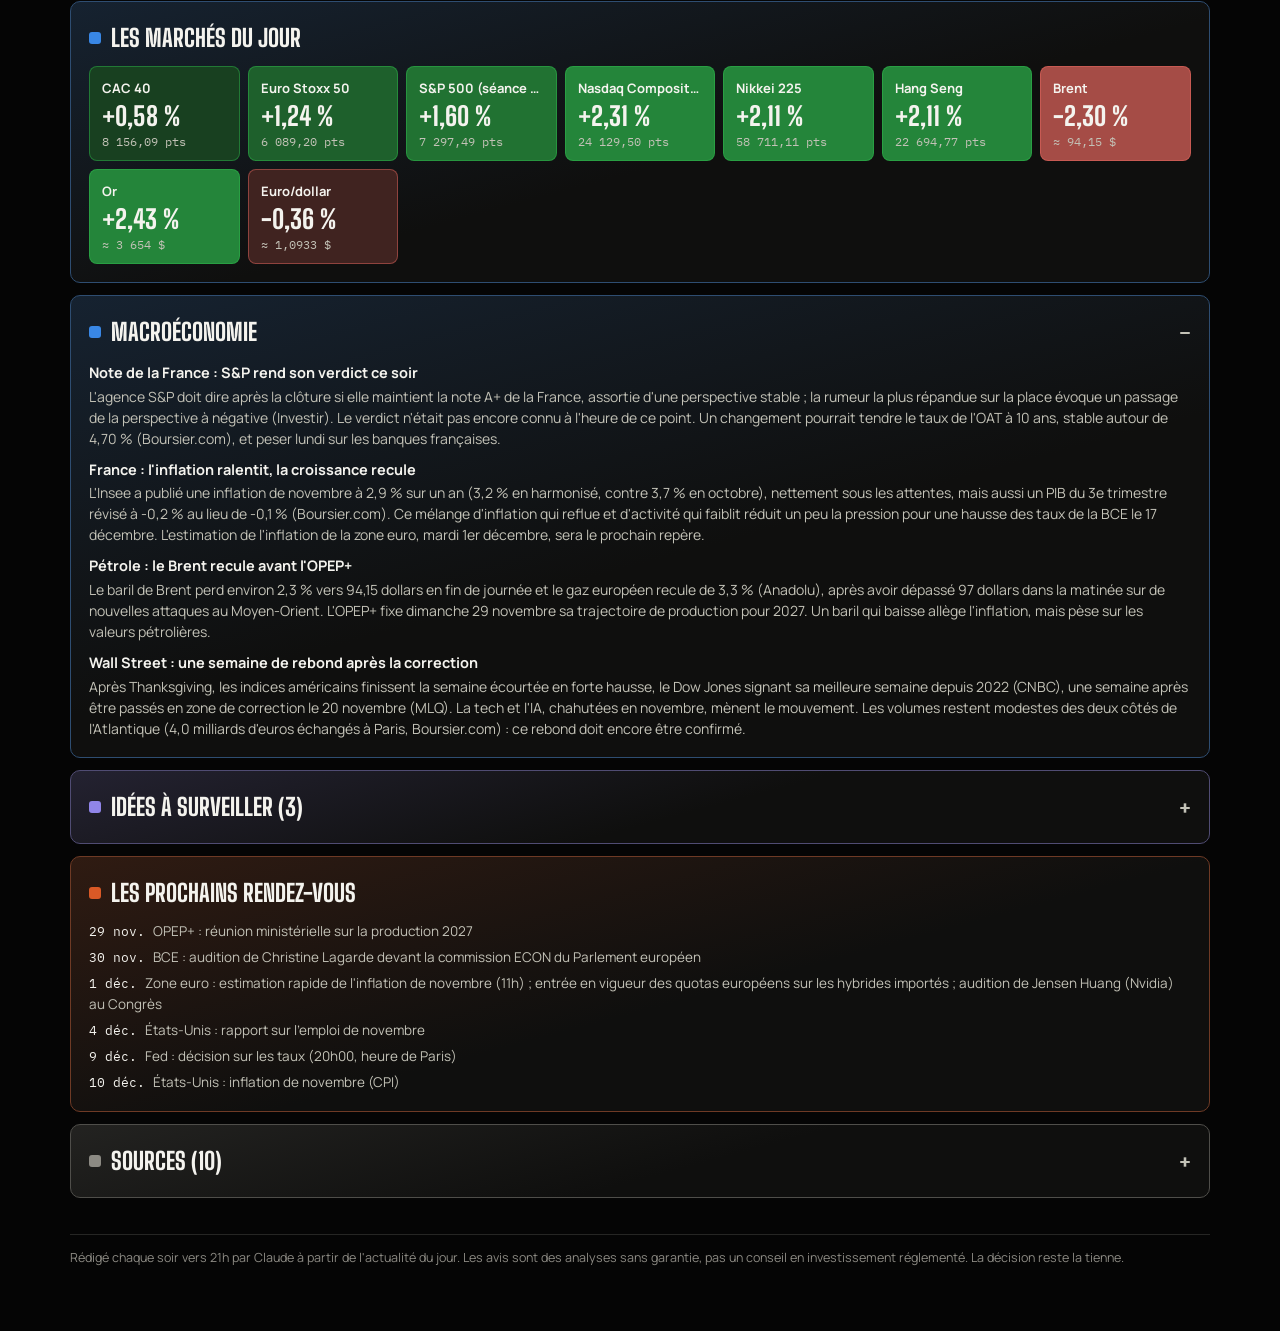
<file: point.html>
<!doctype html>
<html lang="fr">
<head>
<meta charset="utf-8">
<meta name="viewport" content="width=device-width,initial-scale=1,viewport-fit=cover">
<meta name="theme-color" content="#050505">
<meta name="apple-mobile-web-app-capable" content="yes">
<meta name="apple-mobile-web-app-title" content="No Risk No Rari">
<meta name="robots" content="noindex">
<title>Point du soir · No Risk No Rari</title>
<link rel="preconnect" href="https://fonts.googleapis.com">
<link rel="preconnect" href="https://fonts.gstatic.com" crossorigin>
<link rel="stylesheet" href="https://fonts.googleapis.com/css2?family=Big+Shoulders+Display:wght@600;800;900&family=Manrope:wght@400;500;600;700&family=IBM+Plex+Mono:wght@400;500;600&display=swap">
<link rel="stylesheet" href="assets/style.css">
<style>
html, body { margin: 0; }
.title.small { font-size: clamp(40px, 7vw, 78px); }
.days { display: flex; flex-wrap: wrap; gap: 6px; }
.days button { font: inherit; font-size: 12.5px; font-weight: 600; color: var(--fg-2); background: transparent; border: 1px solid var(--line); border-radius: 999px; padding: 6px 12px; cursor: pointer; }
.days button[aria-pressed="true"] { color: var(--bg); background: var(--fg); border-color: var(--fg); }
.days button:focus-visible { outline: 2px solid var(--fg-2); outline-offset: 2px; }
.hero-card { border-radius: var(--radius); border: 1px solid color-mix(in srgb, var(--mood) 45%, var(--line)); background: linear-gradient(150deg, color-mix(in srgb, var(--mood) 26%, var(--surface-2)) 0%, var(--surface) 70%); padding: 22px; display: grid; gap: 10px; }
.hero-card .when { font-family: var(--font-data); font-size: 12.5px; letter-spacing: .1em; text-transform: uppercase; color: var(--fg-2); }
.hero-card h2 { font-size: clamp(30px, 5vw, 46px); text-wrap: balance; }
.hero-card h2::before { display: none; }
.hero-card p { margin: 0; color: var(--fg-2); max-width: 70ch; font-size: 16px; }
.mood { justify-self: start; display: inline-flex; align-items: center; gap: 8px; font-size: 12px; font-weight: 700; letter-spacing: .06em; text-transform: uppercase; padding: 5px 11px; border-radius: 999px; background: color-mix(in srgb, var(--mood) 30%, transparent); color: var(--fg); }
.cards { display: grid; grid-template-columns: repeat(2, minmax(0, 1fr)); gap: 12px; }
.anchor { grid-column: 1 / -1; display: grid; gap: 12px; min-width: 0; scroll-margin-top: 64px; }
#content, section { min-width: 0; max-width: 100%; }
.jump { position: sticky; top: 0; z-index: 5; max-width: 100%; display: flex; gap: 6px; overflow-x: auto; padding: 10px 0; margin: 4px 0 2px; background: var(--bg); scrollbar-width: none; }
.jump::-webkit-scrollbar { display: none; }
.jump a { flex: none; font-size: 13px; font-weight: 600; color: var(--fg-2); text-decoration: none; border: 1px solid var(--line); border-radius: 999px; padding: 8px 12px; }
.jump a:hover, .jump a:focus-visible { color: var(--fg); border-color: var(--fg-2); }
.fold { display: block; }
.fold summary { cursor: pointer; list-style: none; display: flex; justify-content: space-between; align-items: center; gap: 10px; min-height: 28px; }
.fold summary::-webkit-details-marker { display: none; }
.fold summary::before { content: none; display: none; }
.fold summary::after { content: "+"; font-family: var(--font-data); font-size: 20px; color: var(--fg-2); }
.fold[open] summary::after { content: "−"; }
.fold summary:focus-visible { outline: 2px solid var(--fg-2); outline-offset: 2px; }
.fold-body { display: grid; gap: 14px; margin-top: 12px; }
.idea { display: grid; gap: 10px; border-top: 1px solid var(--line); padding-top: 12px; }
.idea:first-child { border-top: 0; padding-top: 0; }
.card { border-radius: var(--radius); border: 1px solid color-mix(in srgb, var(--c) 40%, var(--line)); background: linear-gradient(165deg, color-mix(in srgb, var(--c) 16%, var(--surface)) 0%, var(--surface) 55%); padding: 18px; display: grid; gap: 10px; align-content: start; min-width: 0; }
.card.full { grid-column: 1 / -1; }
.card h3 { margin: 0; display: flex; align-items: center; gap: 10px; font-family: var(--font-display); font-weight: 800; font-size: 24px; text-transform: uppercase; }
.card h3::before { content: ""; width: 12px; height: 12px; border-radius: 3px; background: var(--c); }
.card p { margin: 0; color: var(--fg-2); max-width: 70ch; }
.items { list-style: none; margin: 0; padding: 0; display: grid; gap: 10px; }
.items li { display: grid; gap: 2px; }
.items strong { color: var(--fg); font-size: 14.5px; }
.items span { color: var(--fg-2); font-size: 14px; }
.idea-head { display: flex; flex-wrap: wrap; align-items: baseline; justify-content: space-between; gap: 8px; }
.idea-head .nm { font-family: var(--font-display); font-weight: 800; font-size: 30px; line-height: 1; text-transform: uppercase; }
.term { font-family: var(--font-display); font-weight: 800; font-size: 30px; line-height: 1; text-transform: uppercase; }
.src { list-style: none; margin: 0; padding: 0; display: flex; flex-wrap: wrap; gap: 6px 14px; font-size: 13px; }
.src a { color: var(--fg-2); }
/* Court terme, alertes, journal et quiz */
.avis { display: inline-flex; align-items: center; gap: 8px; font-size: 12px; font-weight: 700; letter-spacing: .06em; text-transform: uppercase; padding: 5px 11px; border-radius: 999px; background: color-mix(in srgb, var(--a) 30%, transparent); color: var(--fg); }
.plan { display: grid; grid-template-columns: repeat(auto-fit, minmax(92px, 1fr)); gap: 8px; margin: 0; }
.plan div { border: 1px solid var(--line); border-radius: 8px; padding: 8px 10px; min-width: 0; }
.plan dt { font-size: 11px; color: var(--fg-2); text-transform: uppercase; letter-spacing: .05em; }
.plan dd { margin: 2px 0 0; font-family: var(--font-data); font-size: 14px; color: var(--fg); overflow-wrap: anywhere; }
.track { display: flex; flex-wrap: wrap; gap: 8px 18px; font-family: var(--font-data); font-size: 14px; color: var(--fg-2); }
.track b { color: var(--fg); font-weight: 600; }
.quiz { display: grid; gap: 16px; }
.quiz fieldset { border: 0; margin: 0; padding: 0; display: grid; gap: 8px; min-width: 0; }
.quiz legend { padding: 0 0 4px; color: var(--fg); font-weight: 600; font-size: 15px; }
.q-opt { font: inherit; font-size: 14.5px; text-align: left; color: var(--fg); background: transparent; border: 1px solid var(--line); border-radius: 8px; padding: 10px 12px; cursor: pointer; min-height: 44px; }
.q-opt:disabled { cursor: default; color: var(--fg-2); }
.q-opt:focus-visible { outline: 2px solid var(--fg-2); outline-offset: 2px; }
.q-opt.ok { border-color: var(--good); background: color-mix(in srgb, var(--good) 22%, transparent); color: var(--fg); }
.q-opt.ko { border-color: var(--bad); background: color-mix(in srgb, var(--bad) 22%, transparent); color: var(--fg); }
.q-exp { margin: 0; font-size: 14px; color: var(--fg-2); }
@media (max-width: 900px) { .cards { grid-template-columns: minmax(0, 1fr); } }
</style>
</head>
<body>
<div class="wrap">
  <header class="top">
    <div class="topline">
      <span class="eyebrow">Point du soir · Marchés et portefeuille</span>
      <span class="status"><span class="dot" id="dot"></span><span id="stat">Chargement…</span></span>
    </div>
    <h1 class="title small"><span>No risk</span><span class="red">No rari</span></h1>
    <div class="checker" aria-hidden="true"></div>
    <nav class="tabs" aria-label="Pages">
      <a href="index.html">Tableau de bord</a>
      <a class="nav-point" href="point.html" aria-current="page">Point du soir</a>
      <a class="nav-point" href="conseils.html">Conseils</a>
    </nav>
  </header>

  <section style="--sec: var(--s7)" aria-labelledby="h-arch">
    <div class="sec-head"><h2 id="h-arch">Le point du soir</h2><div class="days" id="days" role="group" aria-label="Choisir un jour"></div></div>
    <div id="content"></div>
  </section>

  <footer class="foot">
    <span>Rédigé chaque soir vers 21h par Claude à partir de l'actualité du jour. Les avis sont des analyses sans garantie, pas un conseil en investissement réglementé. La décision reste la tienne.</span>
  </footer>
</div>
<script>
(() => {
  const $ = (id) => document.getElementById(id);
  const esc = (s) => String(s ?? "").replace(/[&<>"']/g, (c) => ({ "&": "&amp;", "<": "&lt;", ">": "&gt;", '"': "&quot;", "'": "&#39;" }[c]));
  const css = (v) => getComputedStyle(document.documentElement).getPropertyValue(v).trim();
  const eur = new Intl.NumberFormat("fr-FR", { style: "currency", currency: "EUR" });
  const pct = (x) => (x >= 0 ? "+" : "") + Number(x).toLocaleString("fr-FR", { minimumFractionDigits: 2, maximumFractionDigits: 2 }) + " %";
  const fmt = (d, o) => { const t = new Date(String(d).slice(0, 10) + "T12:00:00"); return isNaN(t) ? esc(d) : t.toLocaleDateString("fr-FR", o); };
  const RISK = { "Modéré": "--r2", "Élevé": "--r3", "Très élevé": "--r4", "Socle": "--r1" };
  const AVIS = { "Favorable": "--good", "Attendre": "--s4", "Éviter": "--bad" };
  const store = { get(k) { try { return JSON.parse(localStorage.getItem(k)) || {}; } catch { return {}; } }, set(k, v) { try { localStorage.setItem(k, JSON.stringify(v)); } catch {} } };
  const memo = {};
  const answers = (d) => memo[d] || (memo[d] = store.get("quiz:" + d));
  let points = [], idx = 0, journal = [], alertes = [];

  function trackRecord() {
    const clos = journal.filter((i) => i.statut !== "ouverte" && typeof i.perfPct === "number");
    if (!journal.length) return "";
    const ok = clos.filter((i) => i.perfPct > 0).length;
    const moy = clos.length ? clos.reduce((a, i) => a + i.perfPct, 0) / clos.length : null;
    return `<div class="track"><span>Idées suivies <b>${journal.length}</b></span><span>Ouvertes <b>${journal.length - clos.length}</b></span><span>Gagnantes <b>${clos.length ? ok + "/" + clos.length : "n.d."}</b></span><span>Perf. moyenne nette <b>${moy === null ? "n.d." : pct(moy)}</b></span></div>`;
  }

  function courtTerme(ct) {
    if (!ct) return "";
    const ops = ct.opportunites || [];
    return `<div class="card full" style="--c: var(--accent)"><h3>Court terme</h3>
      ${ct.contexte ? `<p>${esc(ct.contexte)}</p>` : ""}
      ${ct.retro ? `<p><strong>Rétrospective :</strong> ${esc(ct.retro)}</p>` : ""}
      ${trackRecord()}
      ${ops.length ? ops.map((o) => `<div style="display:grid;gap:10px;border-top:1px solid var(--line);padding-top:12px">
        <div class="idea-head"><span class="nm">${esc(o.nom)}</span><span class="avis" style="--a: var(${AVIS[o.avis] || "--s4"})">${esc(o.avis)}</span></div>
        <div class="chips">${o.compte ? `<span class="chip">${esc(o.compte)}</span>` : ""}${o.isin ? `<span class="chip">${esc(o.isin)}</span>` : ""}${o.horizon ? `<span class="chip">${esc(o.horizon)}</span>` : ""}${o.catalyseur ? `<span class="chip">${esc(o.catalyseur)}</span>` : ""}</div>
        <dl class="plan">${[["Cours", o.cours], ["Entrée", o.entree], ["Invalidation", o.invalidation], ["Objectif", o.objectif], ["Gain/risque", o.ratio], ["Frais A/R", o.frais]].filter((x) => x[1] !== undefined && x[1] !== "").map((x) => `<div><dt>${x[0]}</dt><dd>${esc(x[1])}</dd></div>`).join("")}</dl>
        <p>${esc(o.these)}</p>${o.risque ? `<p><strong>Ce qui peut invalider l'idée :</strong> ${esc(o.risque)}</p>` : ""}</div>`).join("") : `<p>Aucune opportunité assez solide aujourd'hui : ne rien faire est aussi une décision.</p>`}
    </div>`;
  }

  function alertesDuJour(d) {
    const l = alertes.filter((a) => String(a.date).slice(0, 10) === d);
    if (!l.length) return "";
    return `<div class="card full" style="--c: var(--bad)"><h3>Alertes en séance</h3><ul class="items">${l.map((a) => `<li><strong>${esc(String(a.date).slice(11, 16))} · ${esc(a.titre)}</strong><span>${esc(a.texte)}</span></li>`).join("")}</ul></div>`;
  }

  function education(p) {
    const l = p.lecon, qz = Array.isArray(p.quiz) ? p.quiz : [];
    if (!l && !qz.length) return "";
    const ans = answers(p.date);
    const done = qz.filter((_, i) => ans[i] !== undefined).length;
    const score = qz.filter((q, i) => ans[i] === q.bonne).length;
    return `<div class="card full" style="--c: var(--s4)"><h3>École de la finance</h3>
      ${l ? `<span class="term">${esc(l.titre)}</span>${l.niveau ? `<div class="chips"><span class="chip">${esc(l.niveau)}</span></div>` : ""}<p>${esc(l.texte)}</p>${l.exemple ? `<p><strong>Exemple :</strong> ${esc(l.exemple)}</p>` : ""}${(l.references || []).length ? `<ul class="src">${l.references.map((s) => `<li><a href="${esc(s.url)}" target="_blank" rel="noopener">${esc(s.titre)}</a></li>`).join("")}</ul>` : ""}` : ""}
      ${qz.length ? `<div class="quiz">${qz.map((q, i) => {
        const a = ans[i], rep = a !== undefined;
        return `<fieldset><legend>${i + 1}. ${esc(q.question)}</legend>${(q.choix || []).map((c, k) => `<button type="button" class="q-opt ${rep && k === q.bonne ? "ok" : rep && k === a ? "ko" : ""}" data-q="${i}" data-c="${k}" ${rep ? "disabled" : ""}>${esc(c)}</button>`).join("")}${rep ? `<p class="q-exp" aria-live="polite">${esc(q.explication)}</p>` : ""}</fieldset>`;
      }).join("")}${done === qz.length ? `<strong>Score : ${score}/${qz.length}</strong>` : ""}</div>` : ""}
    </div>`;
  }

  function tiles(list) {
    const g = css("--good"), b = css("--bad"), sf = css("--surface");
    return `<div class="heat">${list.map((i) => {
      const v = Number(i.variation) || 0, k = Math.min(Math.abs(v) / 2, 1), c = v >= 0 ? g : b;
      return `<div class="tile" style="background:color-mix(in srgb, ${c} ${Math.round(12 + k * 55)}%, ${sf});border-color:color-mix(in srgb, ${c} 45%, transparent)">
        <span class="tn">${esc(i.nom)}</span><span class="tv">${pct(v)}</span><span class="tp">${esc(i.valeur ?? "")}</span></div>`;
    }).join("")}</div>`;
  }

  function render() {
    const el = $("content");
    if (!points.length) {
      el.innerHTML = `<div class="empty"><strong>Ton premier point arrive ce soir vers 21h</strong>Chaque soir, Claude publie ici le résumé des marchés, la macro, l'actualité de tes actifs, une idée à surveiller et le concept du jour.</div>`;
      $("days").innerHTML = ""; return;
    }
    $("days").innerHTML = points.slice(0, 14).map((p, i) => `<button type="button" data-i="${i}" aria-pressed="${i === idx}">${i === 0 && p.date === new Date().toLocaleDateString("sv-SE", { timeZone: "Europe/Paris" }) ? "Ce soir" : fmt(p.date, { weekday: "short", day: "numeric", month: "short" })}</button>`).join("");
    const p = points[idx];
    const moodVar = p.humeur === "hausse" ? "--good" : p.humeur === "baisse" ? "--bad" : "--s4";
    const moodTxt = p.humeur === "hausse" ? "Marchés en hausse" : p.humeur === "baisse" ? "Marchés en baisse" : "Marchés partagés";
    const pf = p.portefeuille || {};
    const ideas = Array.isArray(p.idees) && p.idees.length ? p.idees : (p.idee ? [p.idee] : []);
    const fold = (id, title, c, body, open, full = true) => `<details class="card fold ${full ? "full" : ""}" id="${id}" style="--c: var(${c})" ${open ? "open" : ""}><summary><h3>${title}</h3></summary><div class="fold-body">${body}</div></details>`;
    const parts = [];
    const add = (id, label, html) => { if (html) parts.push({ id, label, html }); };
    add("s-alertes", "Séance", alertesDuJour(p.date));
    const edu = education(p);
    const cpt = p.concept ? `<div class="card full" style="--c: var(--s4)"><h3>Le concept du jour</h3><span class="term">${esc(p.concept.terme)}</span><p>${esc(p.concept.texte)}</p></div>` : "";
    add("s-ecole", edu ? "École" : "Concept", edu + cpt);
    add("s-ct", "Court terme", courtTerme(p.courtTerme));
    add("s-pf", "Portefeuille", `<div class="card full" id="s-pf-in" style="--c: var(${(Number(pf.pv) || 0) >= 0 ? "--good" : "--bad"})"><h3>Mon portefeuille</h3>
      ${typeof pf.valeur === "number" ? `<div class="idea-head"><span class="nm">${eur.format(pf.valeur)}</span>${typeof pf.pv === "number" ? `<span class="${pf.pv >= 0 ? "up" : "down"}" style="font-family:var(--font-data)">${pf.pv >= 0 ? "+" : "−"}${eur.format(Math.abs(pf.pv))}</span>` : ""}</div>` : ""}
      ${pf.texte ? `<p>${esc(pf.texte)}</p>` : ""}
      ${(p.valeurs || []).length ? `<ul class="items">${p.valeurs.map((v) => `<li><strong>${esc(v.nom)}</strong><span>${esc(v.texte)}</span></li>`).join("")}</ul>` : ""}</div>`);
    add("s-marches", "Marchés", (p.indices || []).length ? `<div class="card full" style="--c: var(--s1)"><h3>Les marchés du jour</h3>${tiles(p.indices)}</div>` : "");
    add("s-macro", "Macro", (p.macro || []).length ? fold("s-macro-in", "Macroéconomie", "--s1", `<ul class="items">${p.macro.map((m) => `<li><strong>${esc(m.titre)}</strong><span>${esc(m.texte)}</span></li>`).join("")}</ul>`, true) : "");
    add("s-idees", "Idées", ideas.length ? fold("s-idees-in", `Idées à surveiller (${ideas.length})`, "--s7", ideas.map((d) => `<div class="idea">
      <div class="idea-head"><span class="nm">${esc(d.nom)}</span>${d.prix ? `<span style="font-family:var(--font-data);color:var(--fg-2)">${esc(d.prix)}</span>` : ""}</div>
      <div class="chips">${d.risque ? `<span class="chip"><span class="sw" style="background:var(${RISK[d.risque] || "--r3"})"></span>Risque ${esc(String(d.risque).toLowerCase())}</span>` : ""}${d.isin ? `<span class="chip">${esc(d.isin)}</span>` : ""}</div>
      <p>${esc(d.texte)}</p></div>`).join(""), false) : "");
    add("s-rdv", "Agenda", (p.rendezvous || []).length ? `<div class="card full" style="--c: var(--s2)"><h3>Les prochains rendez-vous</h3><ul class="mini-list">${p.rendezvous.map((r) => `<li><span class="dt">${fmt(r.date, { day: "numeric", month: "short" })}</span>${esc(r.titre)}</li>`).join("")}</ul></div>` : "");
    add("s-src", "Sources", (p.sources || []).length ? fold("s-src-in", `Sources (${p.sources.length})`, "--muted", `<ul class="src">${p.sources.map((s) => `<li><a href="${esc(s.url)}" target="_blank" rel="noopener">${esc(s.titre)}</a></li>`).join("")}</ul>`, false) : "");
    el.innerHTML = `
      <div class="hero-card" style="--mood: var(${moodVar})">
        <span class="when">${fmt(p.date, { weekday: "long", day: "numeric", month: "long", year: "numeric" })}</span>
        <span class="mood">${moodTxt}</span>
        <h2>${esc(p.titre)}</h2>
        ${p.resume ? `<p>${esc(p.resume)}</p>` : ""}
      </div>
      <nav class="jump" aria-label="Sections du point">${parts.map((x) => `<a href="#${x.id}">${x.label}</a>`).join("")}</nav>
      <div class="cards">${parts.map((x) => `<div class="anchor" id="${x.id}">${x.html}</div>`).join("")}</div>`;
  }

  $("days").addEventListener("click", (e) => { const b = e.target.closest("button"); if (!b) return; idx = Number(b.dataset.i); render(); window.scrollTo({ top: 0, behavior: "smooth" }); });

  $("content").addEventListener("click", (e) => {
    const b = e.target.closest(".q-opt"); if (!b || b.disabled) return;
    const p = points[idx], a = answers(p.date), y = window.scrollY;
    a[b.dataset.q] = Number(b.dataset.c); store.set("quiz:" + p.date, a); render(); window.scrollTo(0, y);
    const next = document.querySelector(".q-opt:not(:disabled)"); if (next) next.focus({ preventScroll: true });
  });

  const extra = (f) => fetch(`data/${f}.json?t=` + Date.now(), { cache: "no-store" }).then((r) => r.ok ? r.json() : {}).catch(() => ({}));
  Promise.all([extra("idees"), extra("alertes")]).then(([i, a]) => { journal = i.idees || []; alertes = a.alertes || []; if (points.length) render(); });

  fetch("data/points.json?t=" + Date.now(), { cache: "no-store" }).then((r) => r.json()).then((d) => {
    points = [...(d.points || [])].sort((a, b) => String(b.date).localeCompare(String(a.date)));
    $("dot").className = "dot " + (points.length ? "live" : "");
    $("stat").textContent = points.length ? "Dernier point : " + fmt(points[0].date, { day: "numeric", month: "long" }) : "Premier point ce soir vers 21h";
    render();
  }).catch(() => { $("dot").className = "dot stale"; $("stat").textContent = "Point introuvable, recharge la page"; render(); });
})();
</script>
</body>
</html>
</file>
<file: assets/style.css>
html,body{margin:0}
/* Layout: a pit-wall console. Black ground, condensed racing display type for the title and big figures,
   a checkered strip as the one ornament, everything else quiet. Single dark look by design. */
:root {
  color-scheme: dark;
  --bg: #050505;
  --surface: #0f0f0e;
  --surface-2: #161615;
  --line: #262624;
  --line-strong: #383835;
  --fg: #f4f3ee;
  --fg-2: #c3c2b7;
  --muted: #8c8a83;
  --accent: #e0322b;
  --accent-ink: #ffffff;
  --good: #2fbf4f;
  --bad: #ef6a62;
  --s1: #3987e5; --s2: #d95926; --s3: #199e70; --s4: #c98500;
  --s5: #d55181; --s6: #008300; --s7: #9085e9; --s8: #e66767;
  --r1: #1c5cab; --r2: #2a78d6; --r3: #5598e7; --r4: #9ec5f4;
  --font-display: "Big Shoulders Display", Impact, "Arial Narrow", sans-serif;
  --font-body: "Manrope", system-ui, -apple-system, "Segoe UI", sans-serif;
  --font-data: "IBM Plex Mono", ui-monospace, "SF Mono", Menlo, monospace;
  --radius: 10px;
}
* { box-sizing: border-box; }
html, body { background: var(--bg); }
body { color: var(--fg); font-family: var(--font-body); font-size: 15px; line-height: 1.5; }
a { color: var(--fg); }
.wrap { max-width: 1180px; margin: 0 auto; padding-inline: 20px; padding-block: 28px 64px; display: grid; gap: 36px; }

/* Header */
.top { display: grid; gap: 14px; }
.topline { display: flex; flex-wrap: wrap; align-items: center; justify-content: space-between; gap: 12px; }
.eyebrow { font-family: var(--font-data); font-size: 12px; letter-spacing: .14em; text-transform: uppercase; color: var(--muted); }
.title { font-family: var(--font-display); font-weight: 900; font-size: clamp(52px, 11vw, 132px); line-height: .86; letter-spacing: -.01em; margin: 0; text-transform: uppercase; text-wrap: balance; }
.title span { display: block; }
.title .red { color: var(--accent); }
.checker { height: 10px; background: repeating-conic-gradient(var(--fg) 0 25%, var(--bg) 0 50%) 0 0 / 10px 10px; opacity: .9; border-radius: 2px; }
.status { display: inline-flex; align-items: center; gap: 8px; font-family: var(--font-data); font-size: 12px; color: var(--fg-2); background: var(--surface); border: 1px solid var(--line); border-radius: 999px; padding: 6px 12px; }
.dot { width: 8px; height: 8px; border-radius: 50%; background: var(--muted); }
.dot.live { background: var(--good); }
.dot.stale { background: #e8a317; }
nav.tabs { display: flex; flex-wrap: wrap; gap: 6px; }
nav.tabs a { font-size: 13px; font-weight: 600; text-decoration: none; color: var(--fg-2); padding: 7px 12px; border: 1px solid var(--line); border-radius: 999px; }
nav.tabs a:hover, nav.tabs a:focus-visible { color: var(--fg); border-color: var(--line-strong); outline: none; }

section { display: grid; gap: 16px; scroll-margin-top: 16px; }
.sec-head { display: flex; flex-wrap: wrap; align-items: baseline; justify-content: space-between; gap: 8px; border-bottom: 1px solid var(--line); padding-bottom: 10px; }
h2 { font-family: var(--font-display); font-weight: 800; font-size: 34px; line-height: 1; margin: 0; text-transform: uppercase; letter-spacing: .01em; }
.sec-note { color: var(--muted); font-size: 13px; }

/* KPIs */
.kpis { display: grid; grid-template-columns: repeat(4, minmax(0, 1fr)); gap: 12px; }
.kpi { background: var(--surface); border: 1px solid var(--line); border-radius: var(--radius); padding: 16px 18px; display: grid; gap: 6px; min-width: 0; }
.kpi.hero { background: var(--surface-2); }
.kpi .lab { font-size: 12px; font-weight: 600; letter-spacing: .08em; text-transform: uppercase; color: var(--muted); }
.kpi .val { font-family: var(--font-display); font-weight: 800; font-size: 40px; line-height: 1; white-space: nowrap; overflow: hidden; text-overflow: ellipsis; }
.kpi .sub { font-family: var(--font-data); font-size: 12.5px; color: var(--fg-2); }
.up { color: var(--good); } .down { color: var(--bad); }

/* Colour layer */
.kpi { background: linear-gradient(155deg, color-mix(in srgb, var(--k, var(--muted)) 22%, var(--surface)) 0%, var(--surface) 62%); border-color: color-mix(in srgb, var(--k, var(--line)) 35%, var(--line)); }
.kpi.hero { background: linear-gradient(155deg, color-mix(in srgb, var(--k) 30%, var(--surface-2)) 0%, var(--surface-2) 65%); }
.sec-head h2 { display: flex; align-items: center; gap: 12px; }
.sec-head h2::before { content: ""; width: 14px; height: 14px; border-radius: 3px; background: var(--sec, var(--accent)); flex: none; }
.panel.full { grid-column: 1 / -1; }
.heat { display: grid; grid-template-columns: repeat(auto-fill, minmax(150px, 1fr)); gap: 8px; }
.tile { border-radius: 8px; padding: 12px 12px 10px; display: grid; gap: 4px; min-width: 0; border: 1px solid var(--line); }
.tile .tn { font-size: 13px; font-weight: 700; overflow: hidden; text-overflow: ellipsis; white-space: nowrap; }
.tile .tv { font-family: var(--font-display); font-weight: 800; font-size: 26px; line-height: 1; }
.tile .tp { font-family: var(--font-data); font-size: 11.5px; color: var(--fg-2); }
.tile .tag { font-size: 10.5px; letter-spacing: .08em; text-transform: uppercase; color: var(--fg-2); }
.seg { display: inline-flex; border: 1px solid var(--line-strong); border-radius: 999px; padding: 3px; gap: 3px; justify-self: start; }
.seg button { font: inherit; font-size: 13.5px; font-weight: 700; border: 0; background: transparent; color: var(--fg-2); padding: 7px 16px; border-radius: 999px; cursor: pointer; }
.seg #sAchat[aria-pressed="true"] { background: var(--good); color: #04130a; }
.seg #sVente[aria-pressed="true"] { background: var(--bad); color: #1a0505; }
.seg button:focus-visible { outline: 2px solid var(--fg); outline-offset: 2px; }
.lab-s { font-size: 12px; font-weight: 700; letter-spacing: .06em; text-transform: uppercase; color: var(--muted); }
.btn.sell { background: var(--bad); border-color: var(--bad); color: #1a0505; }
nav.tabs a.nav-point { border-color: var(--s7); color: var(--fg); background: color-mix(in srgb, var(--s7) 22%, transparent); }
.fiche.is-held { border-color: color-mix(in srgb, var(--fc) 55%, var(--line)); background: linear-gradient(165deg, color-mix(in srgb, var(--fc) 14%, var(--surface)) 0%, var(--surface) 45%); }

/* Panels & charts */
.grid-charts { display: grid; grid-template-columns: repeat(3, minmax(0, 1fr)); gap: 12px; }
.panel { background: var(--surface); border: 1px solid var(--line); border-radius: var(--radius); padding: 16px 18px 18px; display: grid; gap: 12px; align-content: start; min-width: 0; }
.panel.wide { grid-column: span 2; }
.panel h3 { margin: 0; font-size: 14px; font-weight: 700; letter-spacing: .02em; }
.panel .hint { font-size: 12.5px; color: var(--muted); margin: -6px 0 0; }
.chart { position: relative; width: 100%; }
.chart svg { display: block; width: 100%; height: auto; overflow: visible; }
.axis-t { fill: var(--muted); font-family: var(--font-data); font-size: 11px; }
.grid-l { stroke: var(--line); stroke-width: 1; }
.tip { position: absolute; pointer-events: none; background: var(--surface-2); border: 1px solid var(--line-strong); border-radius: 8px; padding: 8px 10px; font-size: 12.5px; font-family: var(--font-data); color: var(--fg); white-space: nowrap; transform: translate(-50%, calc(-100% - 12px)); z-index: 2; }
.tip b { font-weight: 600; }
.empty { border: 1px dashed var(--line-strong); border-radius: var(--radius); padding: 22px; color: var(--fg-2); font-size: 14px; display: grid; gap: 6px; place-items: start; }
.empty strong { color: var(--fg); }

.donut-wrap { display: grid; grid-template-columns: 150px minmax(0, 1fr); gap: 16px; align-items: center; }
.legend { list-style: none; margin: 0; padding: 0; display: grid; gap: 7px; min-width: 0; }
.legend li { display: grid; grid-template-columns: 10px minmax(0, 1fr) auto; gap: 8px; align-items: center; font-size: 13px; }
.legend .sw { width: 10px; height: 10px; border-radius: 3px; }
.legend .nm { overflow: hidden; text-overflow: ellipsis; white-space: nowrap; color: var(--fg-2); }
.legend .pc { font-family: var(--font-data); font-variant-numeric: tabular-nums; color: var(--fg); }
.legend li.hl .nm { color: var(--fg); }

.bars { display: grid; gap: 8px; }
.bar-row { display: grid; grid-template-columns: minmax(0, 110px) minmax(0, 1fr) 78px; gap: 10px; align-items: center; font-size: 13px; }
.bar-row .nm { overflow: hidden; text-overflow: ellipsis; white-space: nowrap; color: var(--fg-2); }
.bar-track { position: relative; height: 16px; }
.bar-track::before { content: ""; position: absolute; left: 50%; top: -3px; bottom: -3px; width: 1px; background: var(--line-strong); }
.bar { position: absolute; top: 2px; height: 12px; border-radius: 3px; }
.bar.pos { left: 50%; background: var(--good); border-radius: 0 3px 3px 0; }
.bar.neg { right: 50%; background: var(--bad); border-radius: 3px 0 0 3px; }
.bar-row .v { font-family: var(--font-data); font-variant-numeric: tabular-nums; text-align: right; }

/* Table */
.table-scroll { overflow-x: auto; border: 1px solid var(--line); border-radius: var(--radius); background: var(--surface); }
table { width: 100%; border-collapse: collapse; font-size: 13.5px; min-width: 760px; }
th, td { padding: 11px 14px; text-align: right; border-bottom: 1px solid var(--line); white-space: nowrap; }
th:first-child, td:first-child { text-align: left; }
th { font-size: 11.5px; letter-spacing: .08em; text-transform: uppercase; color: var(--muted); font-weight: 600; background: var(--surface-2); }
td { font-family: var(--font-data); font-variant-numeric: tabular-nums; }
td:first-child { font-family: var(--font-body); }
tr:last-child td { border-bottom: none; }
.asset-cell { display: flex; align-items: center; gap: 10px; }
.asset-cell .sw { width: 10px; height: 10px; border-radius: 3px; flex: none; }
.asset-cell small { display: block; color: var(--muted); font-family: var(--font-data); font-size: 11.5px; }
.pending { color: var(--muted); font-style: italic; }

/* Chips */
.chip { display: inline-flex; align-items: center; gap: 6px; font-size: 11.5px; font-weight: 600; letter-spacing: .03em; padding: 3px 9px; border-radius: 999px; border: 1px solid var(--line-strong); color: var(--fg-2); white-space: nowrap; }
.chip .sw { width: 8px; height: 8px; border-radius: 2px; }
.chip.held { border-color: var(--fg-2); color: var(--fg); }

/* Fiches */
.fiches { display: grid; grid-template-columns: repeat(2, minmax(0, 1fr)); gap: 12px; }
.fiche { background: var(--surface); border: 1px solid var(--line); border-radius: var(--radius); padding: 18px; display: grid; gap: 12px; align-content: start; min-width: 0; }
.fiche-head { display: grid; grid-template-columns: minmax(0, 1fr) auto; gap: 10px; align-items: start; }
.fiche h3 { margin: 0; font-family: var(--font-display); font-weight: 800; font-size: 26px; line-height: 1.05; text-transform: uppercase; }
.fiche .ids { font-family: var(--font-data); font-size: 11.5px; color: var(--muted); margin-top: 4px; }
.fiche .price { text-align: right; }
.fiche .price .p { font-family: var(--font-display); font-weight: 800; font-size: 26px; line-height: 1; }
.fiche .price .d { font-family: var(--font-data); font-size: 12px; }
.chips { display: flex; flex-wrap: wrap; gap: 6px; }
.fiche p { margin: 0; color: var(--fg-2); max-width: 65ch; }
.fiche .lead { color: var(--fg); }
.spark { height: 46px; }
details { border-top: 1px solid var(--line); padding-top: 10px; }
summary { cursor: pointer; font-size: 13px; font-weight: 700; color: var(--fg); list-style: none; display: flex; align-items: center; gap: 8px; }
summary::-webkit-details-marker { display: none; }
summary::before { content: "+"; font-family: var(--font-data); color: var(--muted); width: 12px; }
details[open] summary::before { content: "−"; }
summary:focus-visible { outline: 2px solid var(--fg-2); outline-offset: 3px; border-radius: 4px; }
.blocks { display: grid; gap: 12px; margin-top: 12px; }
.blk h4 { margin: 0 0 3px; font-size: 11.5px; letter-spacing: .1em; text-transform: uppercase; color: var(--muted); font-weight: 700; }
.mini-list { list-style: none; margin: 0; padding: 0; display: grid; gap: 6px; font-size: 13.5px; color: var(--fg-2); }
.mini-list .dt { font-family: var(--font-data); color: var(--fg); margin-right: 8px; font-size: 12.5px; }
.filters { display: flex; flex-wrap: wrap; gap: 6px; }
.filters button { font: inherit; font-size: 13px; font-weight: 600; color: var(--fg-2); background: transparent; border: 1px solid var(--line); border-radius: 999px; padding: 6px 12px; cursor: pointer; }
.filters button[aria-pressed="true"] { color: var(--bg); background: var(--fg); border-color: var(--fg); }

/* Agenda */
.agenda { list-style: none; margin: 0; padding: 0; display: grid; gap: 8px; }
.agenda li { display: grid; grid-template-columns: 74px minmax(0, 1fr) auto; gap: 14px; align-items: center; background: var(--surface); border: 1px solid var(--line); border-radius: var(--radius); padding: 12px 16px; }
.agenda .day { font-family: var(--font-display); font-weight: 800; font-size: 30px; line-height: .9; text-transform: uppercase; }
.agenda .day small { display: block; font-family: var(--font-data); font-weight: 500; font-size: 11.5px; color: var(--muted); letter-spacing: .06em; margin-top: 4px; }
.agenda .what { min-width: 0; }
.agenda .what strong { display: block; font-size: 14px; }
.agenda .what span { color: var(--muted); font-size: 13px; }
.agenda .cd { font-family: var(--font-data); font-size: 12.5px; color: var(--fg-2); white-space: nowrap; }
.agenda .cd.soon { color: var(--accent); }

/* Form */
.add-grid { display: grid; grid-template-columns: minmax(0, 1.2fr) minmax(0, 1fr); gap: 12px; align-items: start; }
form { display: grid; gap: 12px; }
.fields { display: grid; grid-template-columns: repeat(2, minmax(0, 1fr)); gap: 12px; }
.field { display: grid; gap: 5px; min-width: 0; }
.field.full { grid-column: 1 / -1; }
label { font-size: 12px; font-weight: 700; letter-spacing: .06em; text-transform: uppercase; color: var(--muted); }
input, select { font: inherit; font-size: 14.5px; color: var(--fg); background: var(--surface-2); border: 1px solid var(--line-strong); border-radius: 8px; padding: 10px 12px; width: 100%; min-width: 0; }
input:focus-visible, select:focus-visible { outline: 2px solid var(--fg-2); outline-offset: 1px; }
.btn { font: inherit; font-weight: 700; font-size: 14px; border-radius: 8px; padding: 11px 18px; cursor: pointer; border: 1px solid var(--accent); background: var(--accent); color: var(--accent-ink); justify-self: start; }
.btn:focus-visible { outline: 2px solid var(--fg); outline-offset: 2px; }
.btn[disabled] { opacity: .5; cursor: not-allowed; }
.btn-ghost { font: inherit; font-size: 12.5px; font-weight: 600; background: transparent; border: 1px solid var(--line-strong); color: var(--fg-2); border-radius: 6px; padding: 5px 10px; cursor: pointer; }
.btn-ghost.danger { border-color: var(--bad); color: var(--bad); }
.btn-ghost:focus-visible { outline: 2px solid var(--fg-2); outline-offset: 2px; }
.export { display: grid; gap: 10px; border: 1px solid var(--line-strong); border-radius: 8px; padding: 14px; background: var(--surface-2); }
.export p { margin: 0; font-size: 13.5px; color: var(--fg-2); }
.export code { font-family: var(--font-data); }
.export pre { margin: 0; font-family: var(--font-data); font-size: 12.5px; color: var(--fg); background: var(--bg); border: 1px solid var(--line); border-radius: 6px; padding: 10px; overflow-x: auto; }
.export-acts { display: flex; flex-wrap: wrap; gap: 8px; }
.export-acts a { text-decoration: none; display: inline-flex; align-items: center; }
.hint-s { font-size: 12.5px; color: var(--muted); }
.hint-s.ok { color: var(--fg-2); }
.form-msg { font-size: 13px; color: var(--fg-2); min-height: 1.2em; }
.form-msg.err { color: var(--bad); }
.achats { list-style: none; margin: 0; padding: 0; display: grid; gap: 6px; max-height: 420px; overflow-y: auto; }
.achats li { display: grid; grid-template-columns: minmax(0, 1fr) auto; gap: 10px; align-items: center; padding: 10px 12px; border: 1px solid var(--line); border-radius: 8px; background: var(--surface-2); font-size: 13px; }
.achats .meta { font-family: var(--font-data); color: var(--muted); font-size: 12px; }
.achats .acts { display: flex; gap: 6px; }

.foot { color: var(--muted); font-size: 12.5px; border-top: 1px solid var(--line); padding-top: 14px; display: grid; gap: 4px; }

@media (max-width: 900px) {
  .kpis { grid-template-columns: repeat(2, minmax(0, 1fr)); }
  .grid-charts { grid-template-columns: minmax(0, 1fr); }
  .panel.wide { grid-column: auto; }
  .fiches, .add-grid { grid-template-columns: minmax(0, 1fr); }
}
@media (max-width: 480px) {
  .wrap { padding-inline: 16px; }
  .kpi .val { font-size: 32px; }
  .donut-wrap { grid-template-columns: minmax(0, 1fr); }
  .donut-wrap .chart { max-width: 180px; justify-self: center; }
  .fields { grid-template-columns: minmax(0, 1fr); }
  .agenda li { grid-template-columns: 60px minmax(0, 1fr); }
  .agenda .cd { grid-column: 2; }
}
@media (prefers-reduced-motion: reduce) { * { transition: none !important; animation: none !important; scroll-behavior: auto !important; } }
</file>
